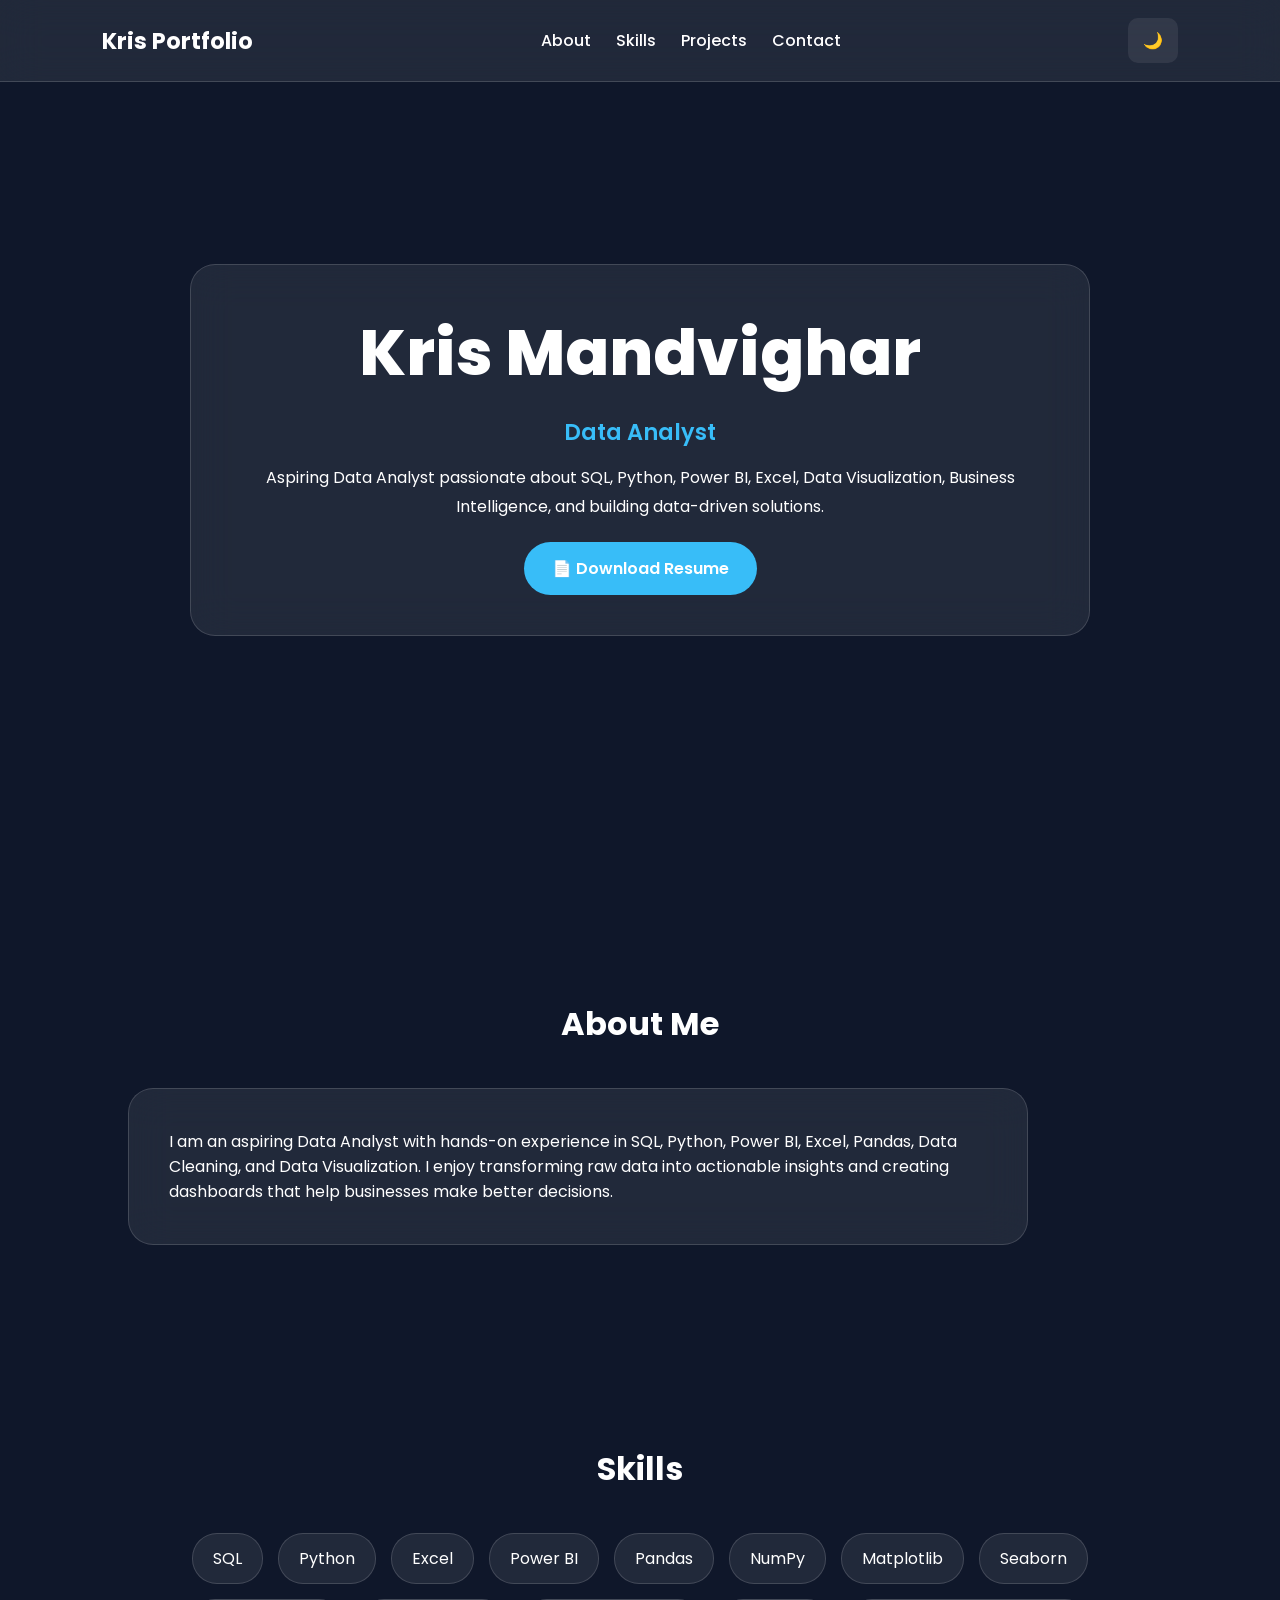
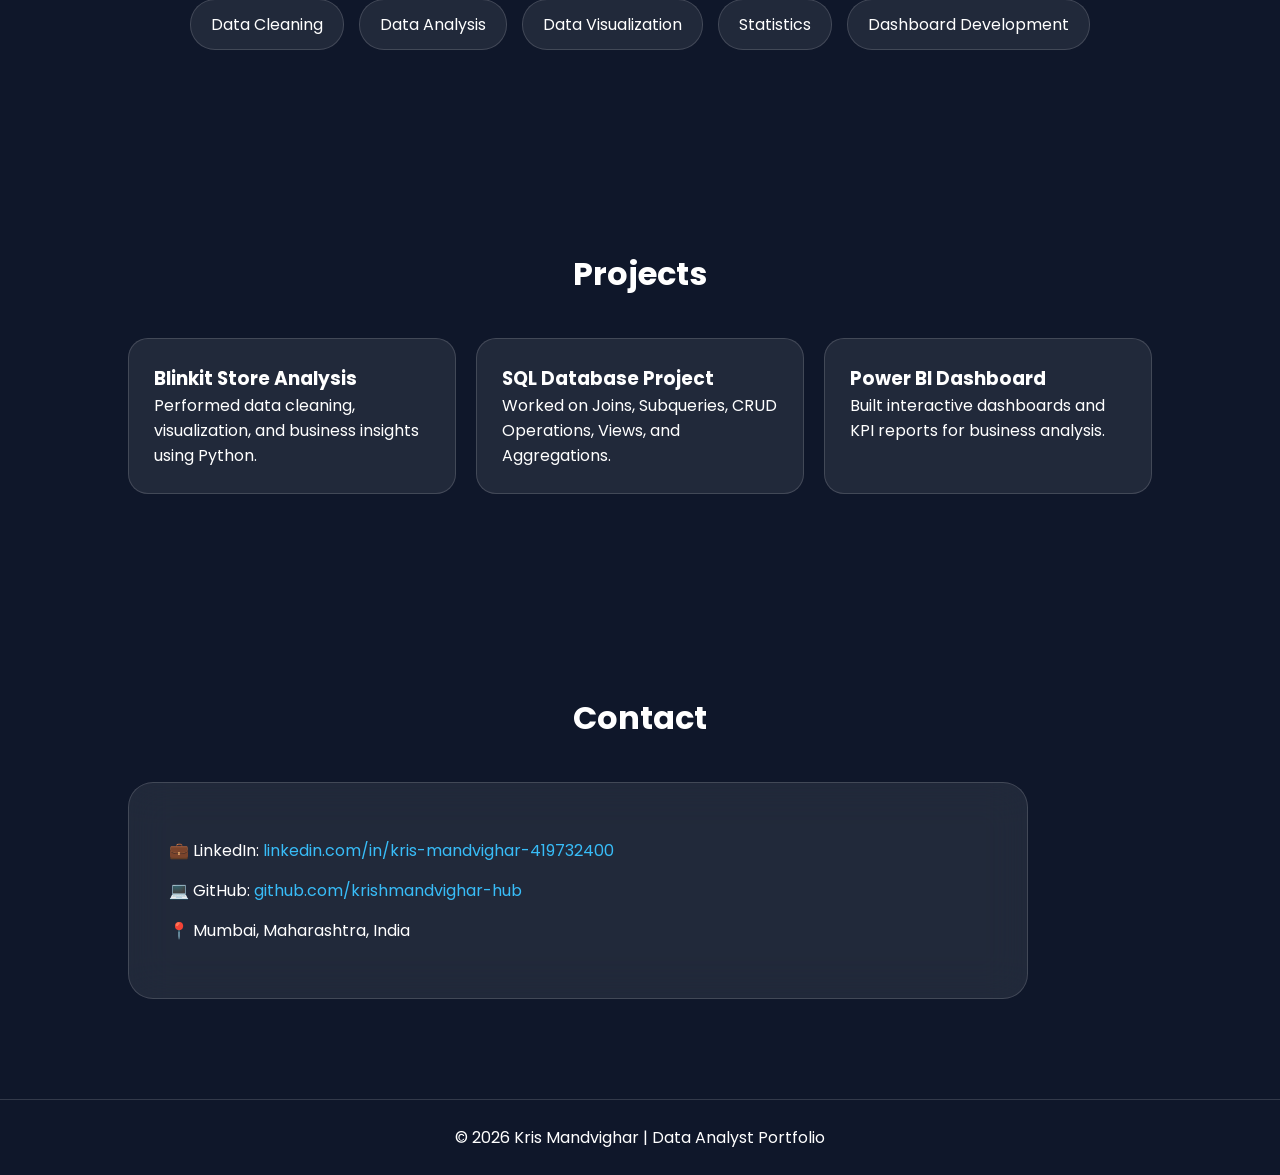
<file: Index.html>
<!DOCTYPE html>
<html lang="en">
<head>
<meta charset="UTF-8">
<meta name="viewport" content="width=device-width, initial-scale=1.0">
<title>Kris Mandvighar | Data Analyst Portfolio</title>

<link href="https://fonts.googleapis.com/css2?family=Poppins:wght@300;400;500;600;700;800&display=swap" rel="stylesheet">

<style>

*{
margin:0;
padding:0;
box-sizing:border-box;
font-family:'Poppins',sans-serif;
scroll-behavior:smooth;
}

:root{
--bg:#0f172a;
--card:rgba(255,255,255,0.08);
--text:#ffffff;
--accent:#38bdf8;
--border:rgba(255,255,255,0.15);
}

.light{
--bg:#f5f7fb;
--card:rgba(255,255,255,0.8);
--text:#111827;
--accent:#0284c7;
--border:rgba(0,0,0,0.1);
}

body{
background:var(--bg);
color:var(--text);
transition:0.4s;
}

nav{
position:fixed;
width:100%;
top:0;
padding:18px 8%;
display:flex;
justify-content:space-between;
align-items:center;
background:var(--card);
backdrop-filter:blur(20px);
border-bottom:1px solid var(--border);
z-index:1000;
}

.logo{
font-size:1.4rem;
font-weight:700;
}

nav ul{
display:flex;
list-style:none;
gap:25px;
}

nav a{
text-decoration:none;
color:var(--text);
font-weight:500;
}

.theme-btn{
cursor:pointer;
padding:10px 15px;
border-radius:10px;
background:var(--card);
}

.hero{
height:100vh;
display:flex;
justify-content:center;
align-items:center;
padding:20px;
text-align:center;
}

.glass{
background:var(--card);
backdrop-filter:blur(20px);
border:1px solid var(--border);
border-radius:25px;
padding:40px;
max-width:900px;
}

.hero h1{
font-size:4rem;
font-weight:800;
}

.typing{
font-size:1.4rem;
color:var(--accent);
font-weight:600;
margin:15px 0;
}

.hero p{
line-height:1.8;
margin-top:10px;
}

.btn{
display:inline-block;
margin-top:20px;
padding:14px 28px;
background:var(--accent);
color:white;
text-decoration:none;
border-radius:30px;
font-weight:600;
}

section{
padding:100px 10%;
}

.section-title{
text-align:center;
font-size:2rem;
margin-bottom:40px;
}

.skills{
display:flex;
flex-wrap:wrap;
justify-content:center;
gap:15px;
}

.skill{
padding:12px 20px;
background:var(--card);
border:1px solid var(--border);
border-radius:25px;
}

.projects{
display:grid;
grid-template-columns:repeat(auto-fit,minmax(280px,1fr));
gap:20px;
}

.card{
background:var(--card);
padding:25px;
border-radius:20px;
border:1px solid var(--border);
transition:.3s;
}

.card:hover{
transform:translateY(-8px);
}

.contact p{
margin:15px 0;
}

.contact a{
color:var(--accent);
text-decoration:none;
}

footer{
text-align:center;
padding:25px;
border-top:1px solid var(--border);
}

</style>
</head>

<body>

<nav>
<div class="logo">Kris Portfolio</div>

<ul>
<li><a href="#about">About</a></li>
<li><a href="#skills">Skills</a></li>
<li><a href="#projects">Projects</a></li>
<li><a href="#contact">Contact</a></li>
</ul>

<div class="theme-btn" onclick="toggleTheme()">🌙</div>
</nav>

<section class="hero">

<div class="glass">

<h1>Kris Mandvighar</h1>

<div class="typing">
<span id="typing-text"></span>
</div>

<p>
Aspiring Data Analyst passionate about SQL, Python, Power BI,
Excel, Data Visualization, Business Intelligence, and building
data-driven solutions.
</p>

<a href="Kris_Resume.pdf" class="btn" download>
📄 Download Resume
</a>

</div>

</section>

<section id="about">

<h2 class="section-title">About Me</h2>

<div class="glass">

<p>
I am an aspiring Data Analyst with hands-on experience in SQL,
Python, Power BI, Excel, Pandas, Data Cleaning, and Data
Visualization. I enjoy transforming raw data into actionable
insights and creating dashboards that help businesses make
better decisions.
</p>

</div>

</section>

<section id="skills">

<h2 class="section-title">Skills</h2>

<div class="skills">

<div class="skill">SQL</div>
<div class="skill">Python</div>
<div class="skill">Excel</div>
<div class="skill">Power BI</div>
<div class="skill">Pandas</div>
<div class="skill">NumPy</div>
<div class="skill">Matplotlib</div>
<div class="skill">Seaborn</div>
<div class="skill">Data Cleaning</div>
<div class="skill">Data Analysis</div>
<div class="skill">Data Visualization</div>
<div class="skill">Statistics</div>
<div class="skill">Dashboard Development</div>


</div>

</section>

<section id="projects">

<h2 class="section-title">Projects</h2>

<div class="projects">

<div class="card">
<h3>Blinkit Store Analysis</h3>
<p>Performed data cleaning, visualization, and business insights using Python.</p>
</div>

<div class="card">
<h3>SQL Database Project</h3>
<p>Worked on Joins, Subqueries, CRUD Operations, Views, and Aggregations.</p>
</div>

<div class="card">
<h3>Power BI Dashboard</h3>
<p>Built interactive dashboards and KPI reports for business analysis.</p>
</div>



</div>

</section>

<section id="contact">

<h2 class="section-title">Contact</h2>

<div class="glass contact">

<p>
💼 LinkedIn:
<a href="https://www.linkedin.com/in/kris-mandvighar-419732400" target="_blank">
linkedin.com/in/kris-mandvighar-419732400
</a>
</p>

<p>
💻 GitHub:
<a href="https://github.com/krishmandvighar-hub" target="_blank">
github.com/krishmandvighar-hub
</a>
</p>

<p>📍 Mumbai, Maharashtra, India</p>

</div>

</section>

<footer>
© 2026 Kris Mandvighar | Data Analyst Portfolio
</footer>

<script>

const roles = [
"Data Analyst",
"SQL Developer",
"Python Enthusiast",
"Power BI Learner",
];

let i = 0;
let j = 0;
let deleting = false;

function typeEffect(){

const current = roles[i];
const text = document.getElementById("typing-text");

if(!deleting){
text.textContent = current.substring(0,j++);
}else{
text.textContent = current.substring(0,j--);
}

if(j === current.length + 1){
deleting = true;
setTimeout(typeEffect,1000);
return;
}

if(j === 0){
deleting = false;
i = (i + 1) % roles.length;
}

setTimeout(typeEffect,deleting ? 50 : 120);
}

typeEffect();

function toggleTheme(){
document.body.classList.toggle("light");
}

</script>

</body>
</html>
</file>
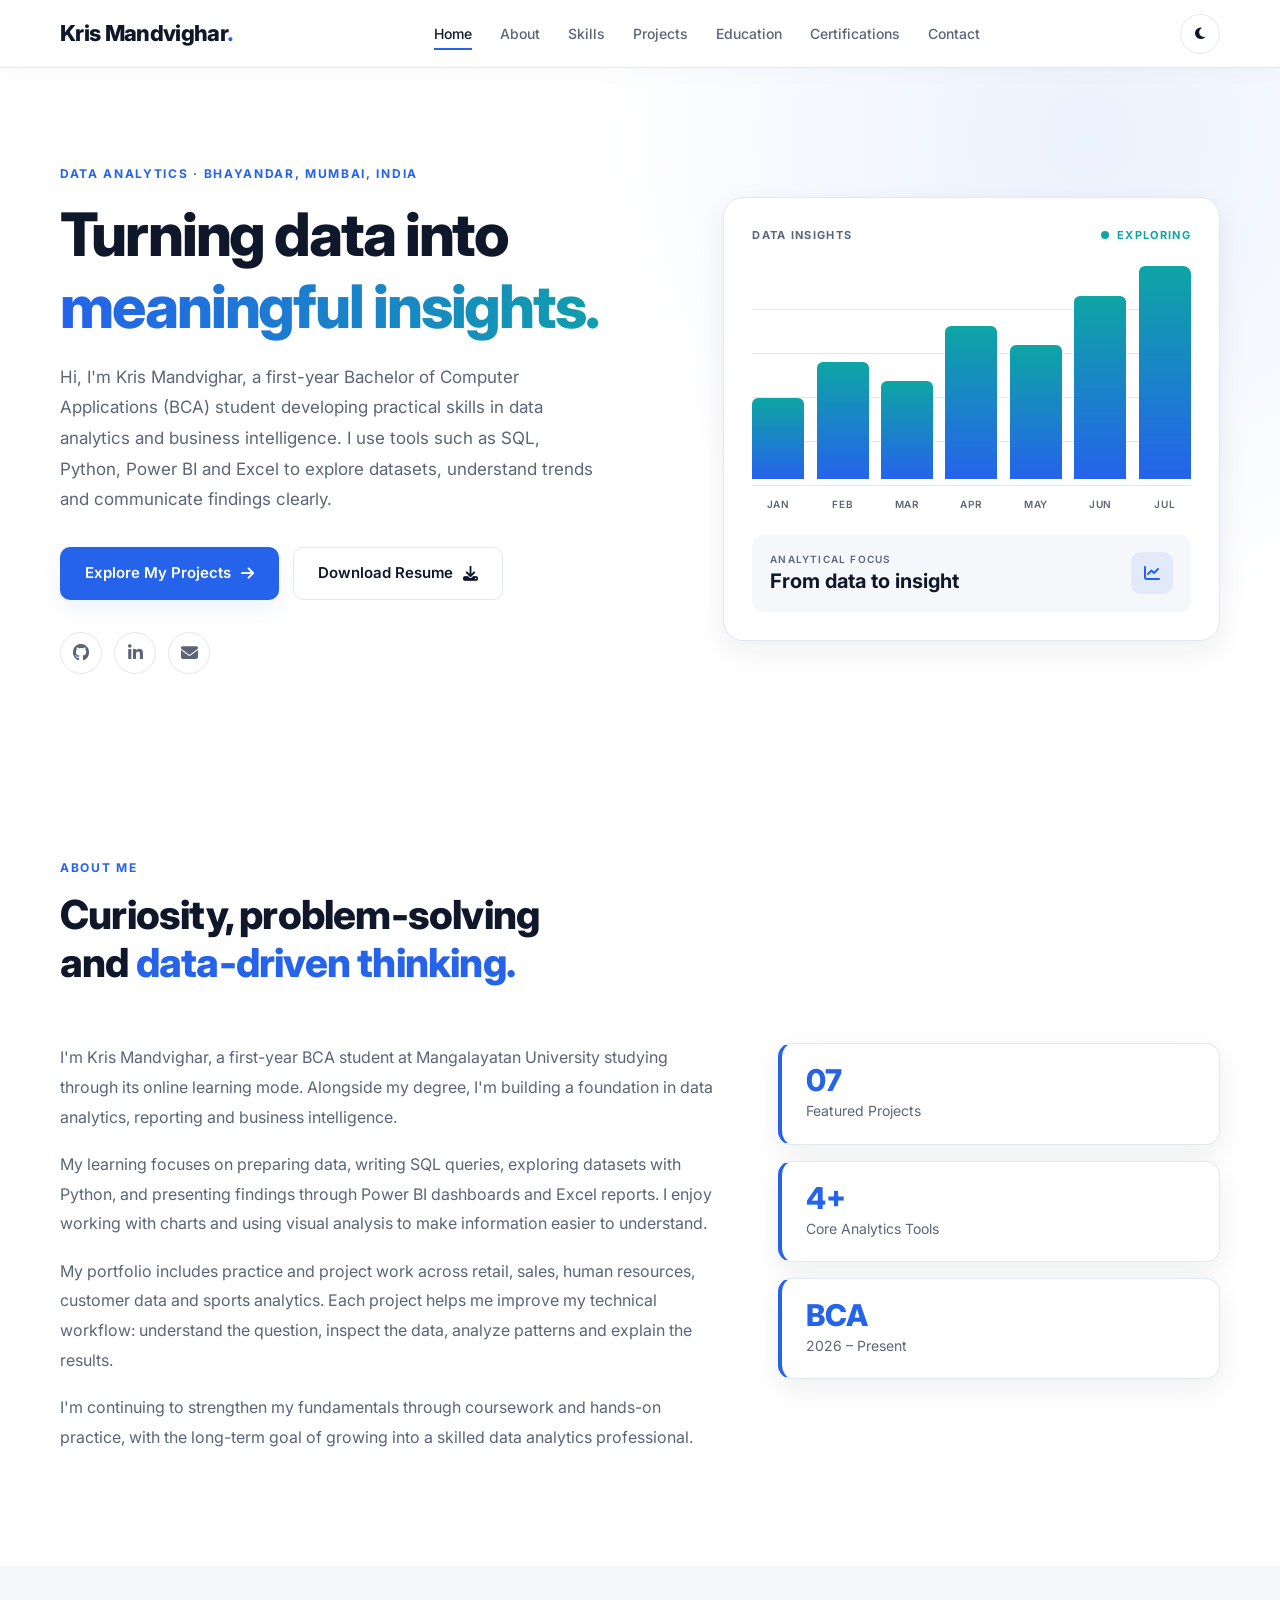
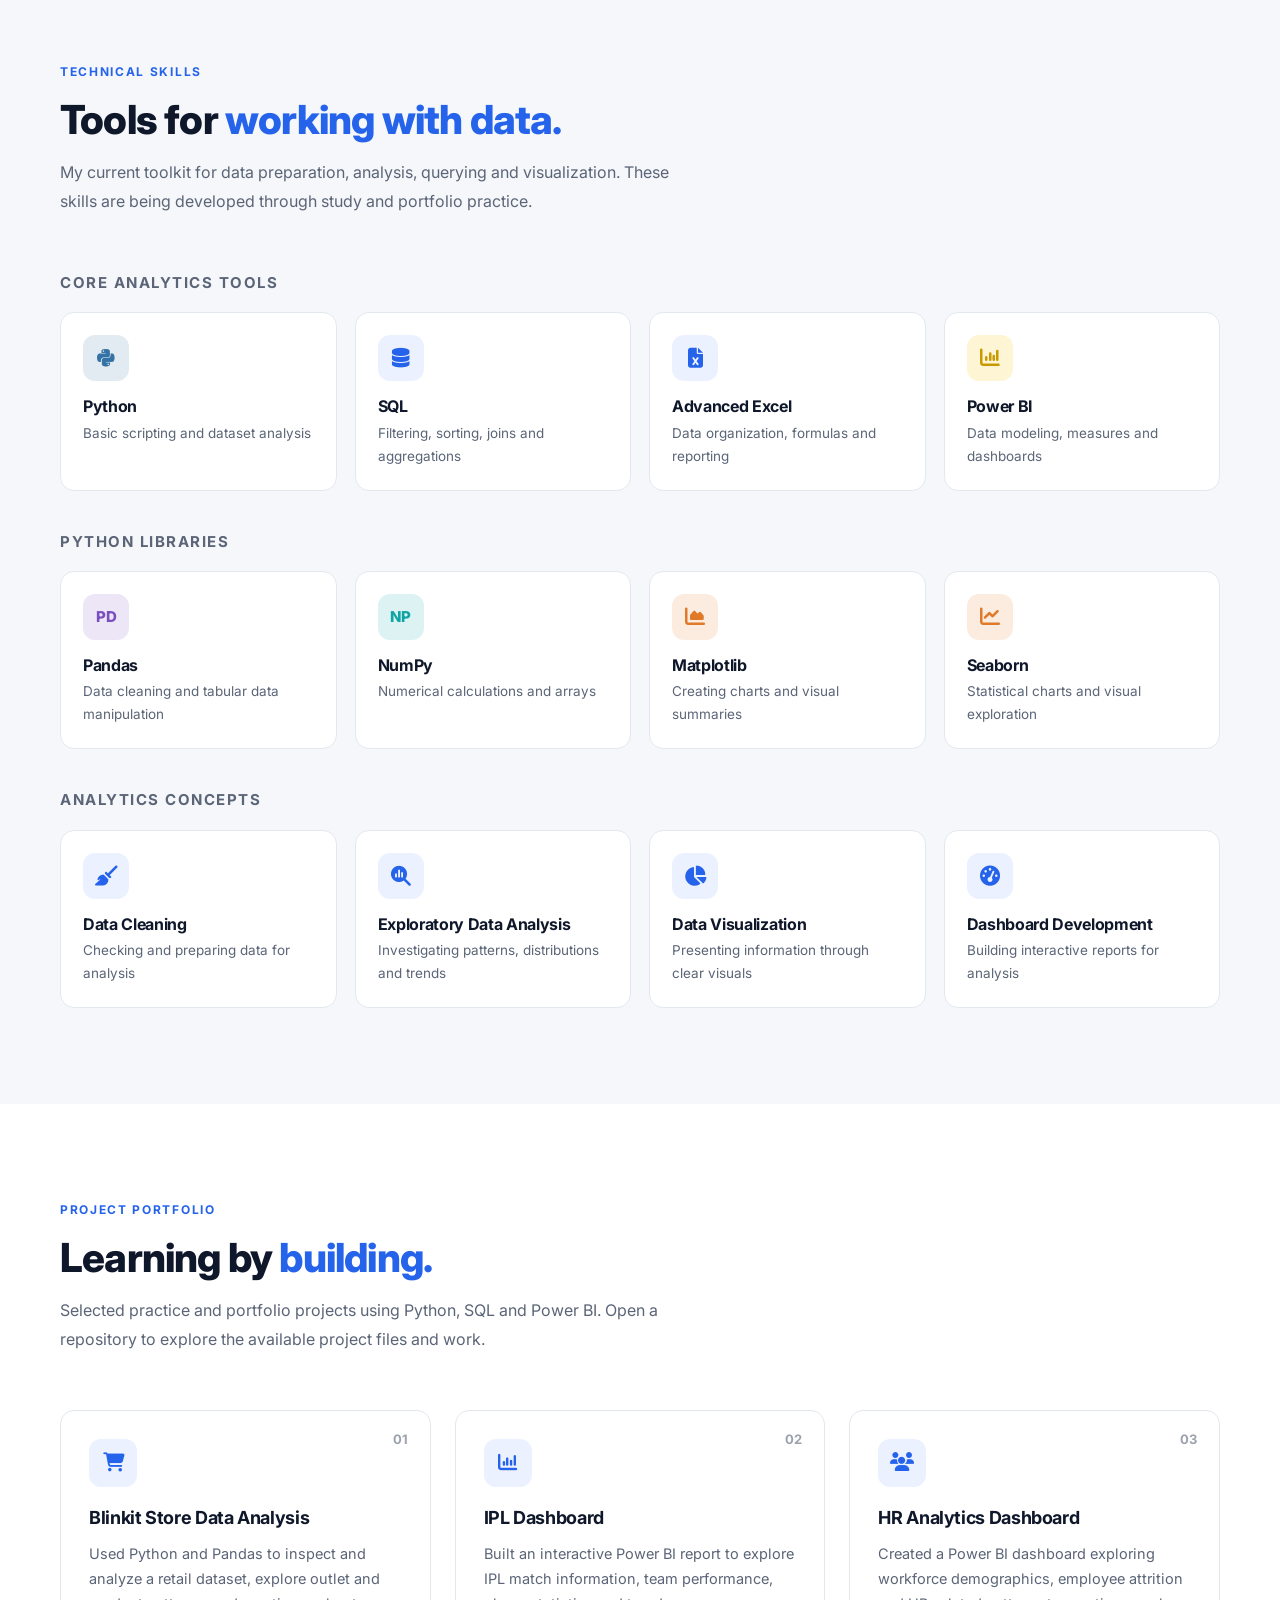
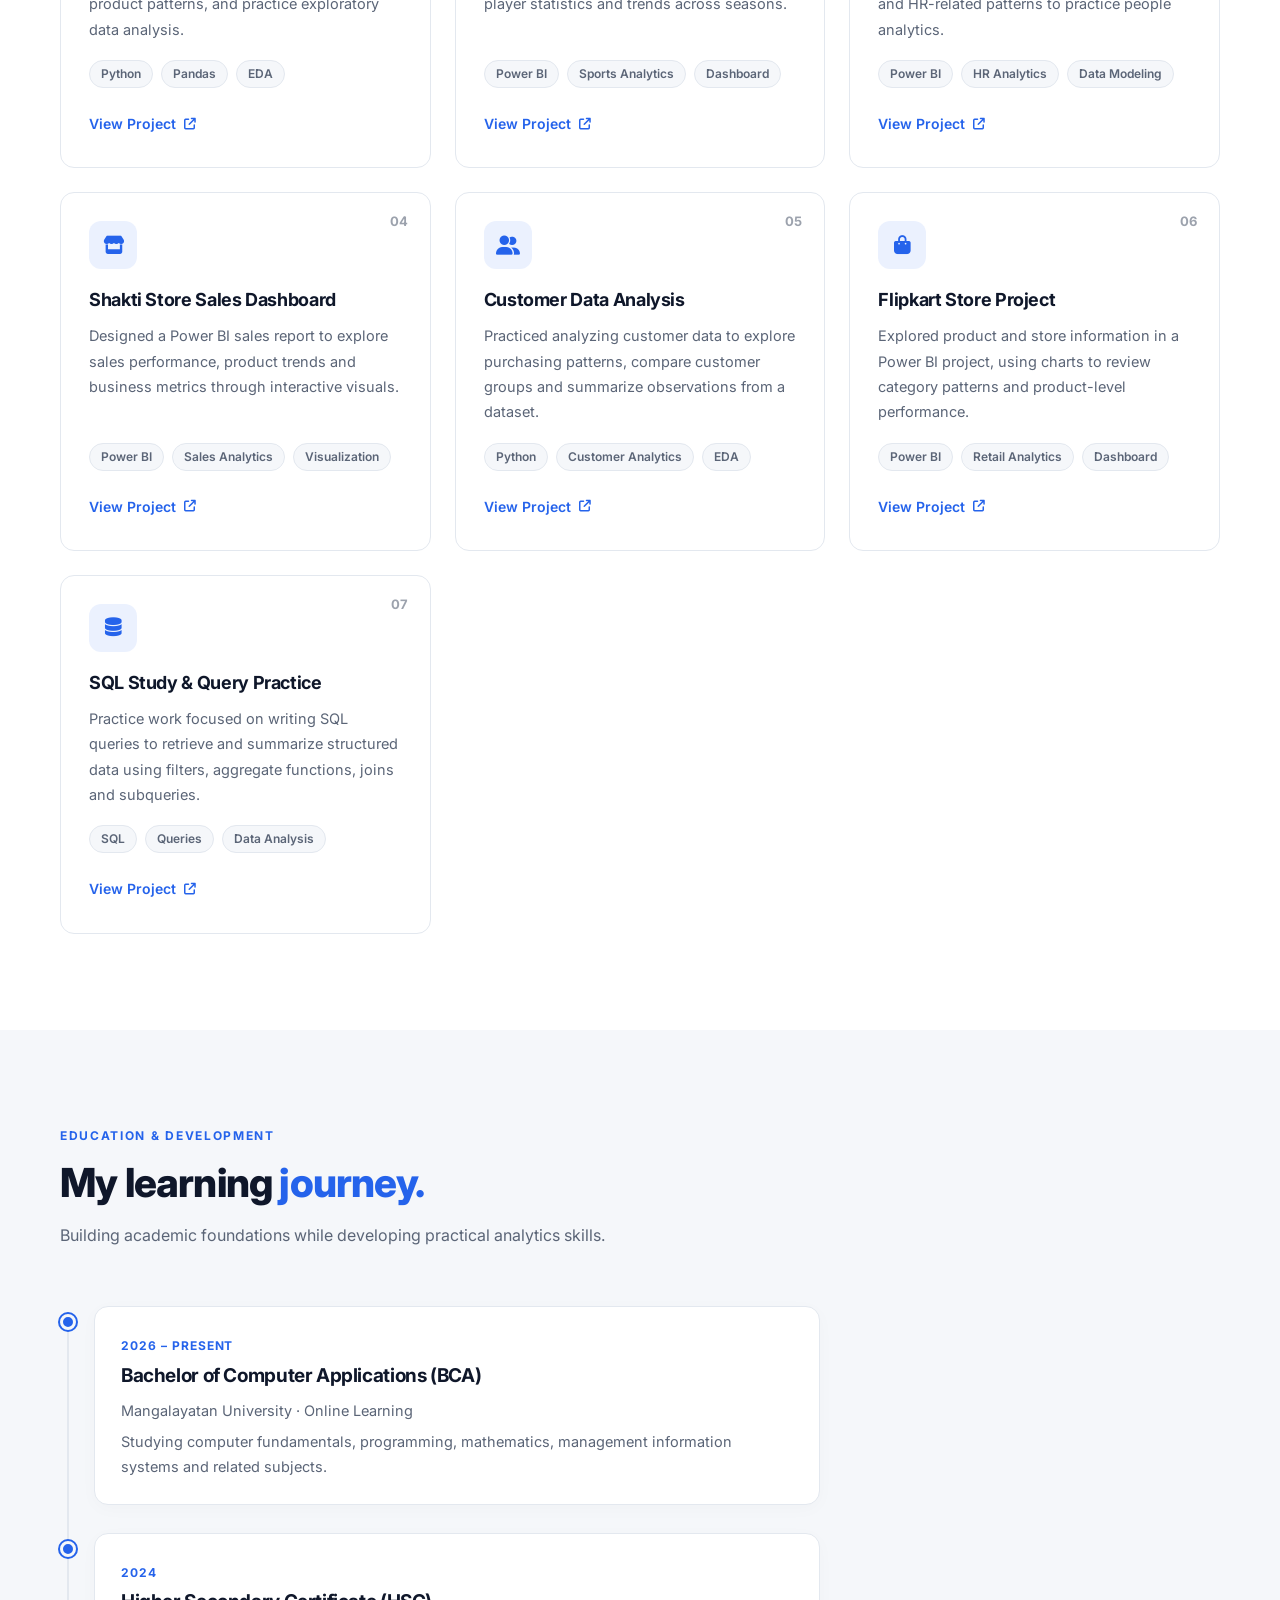
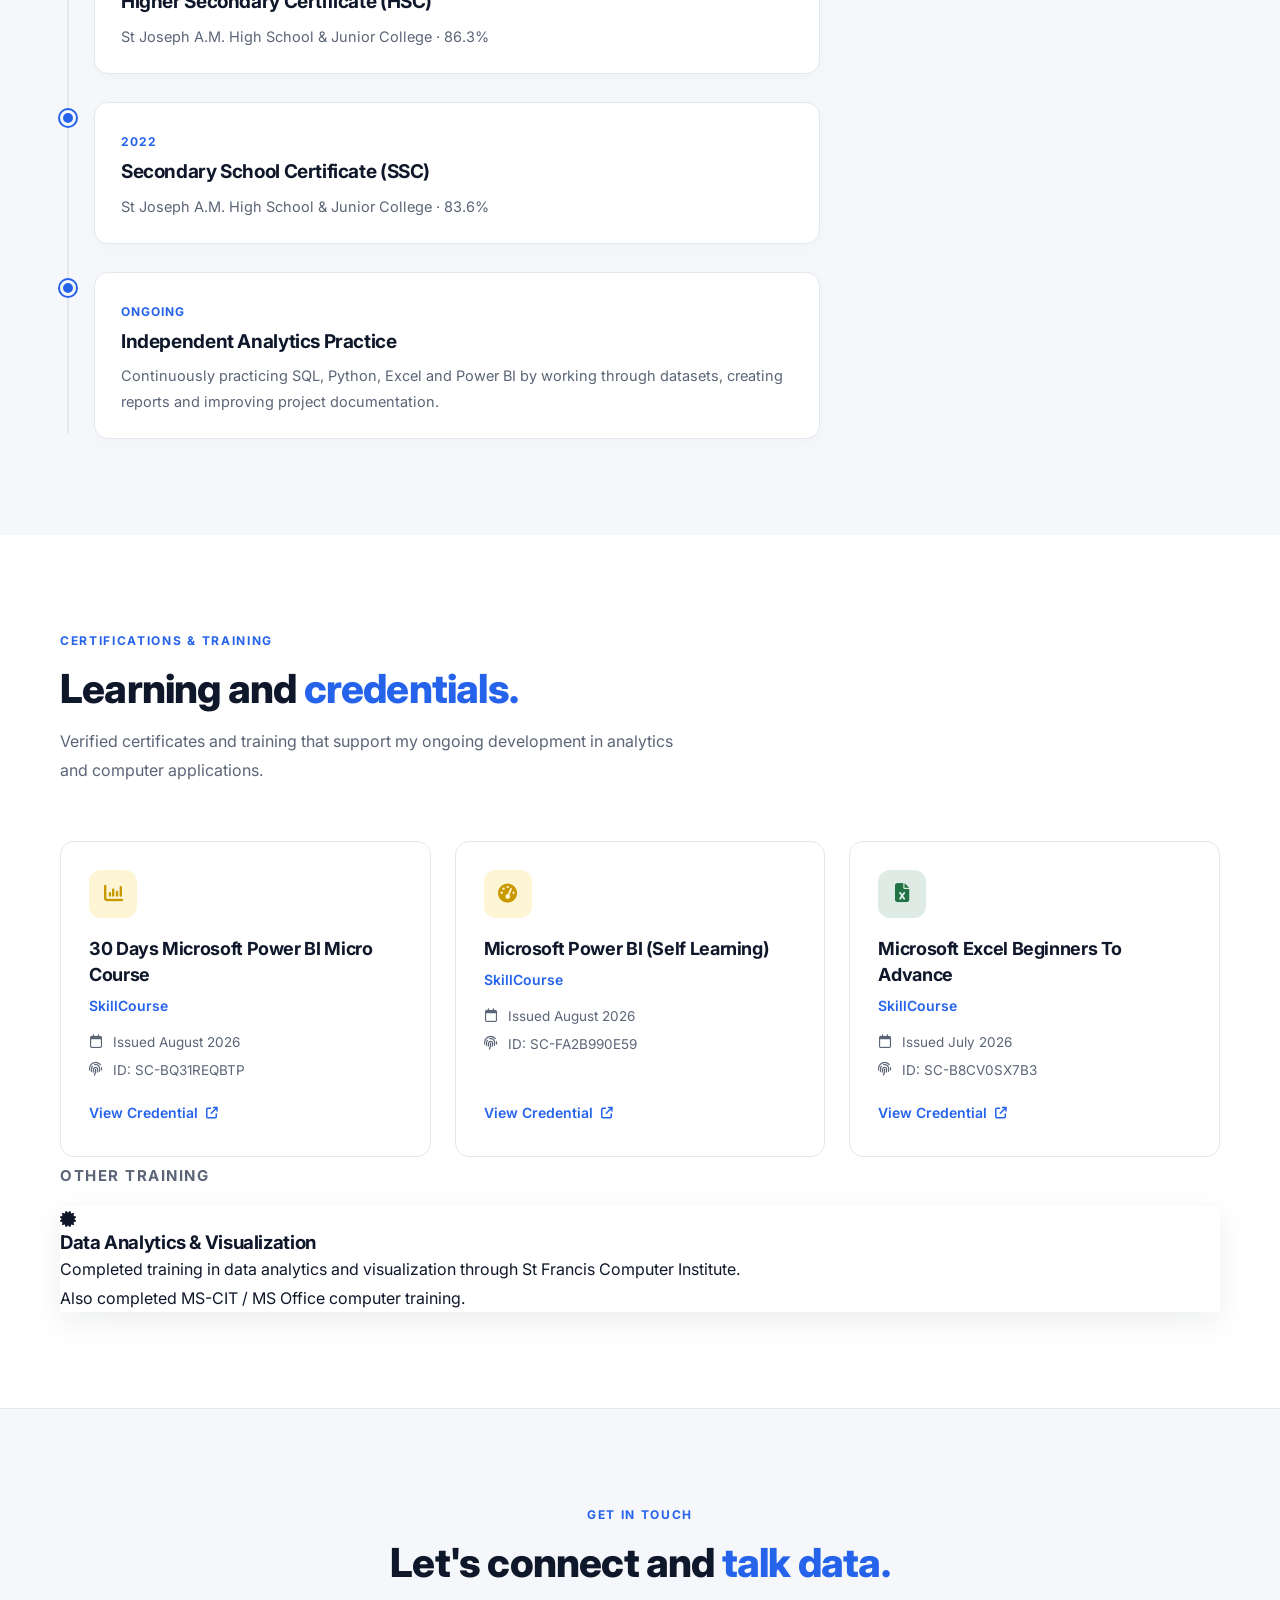
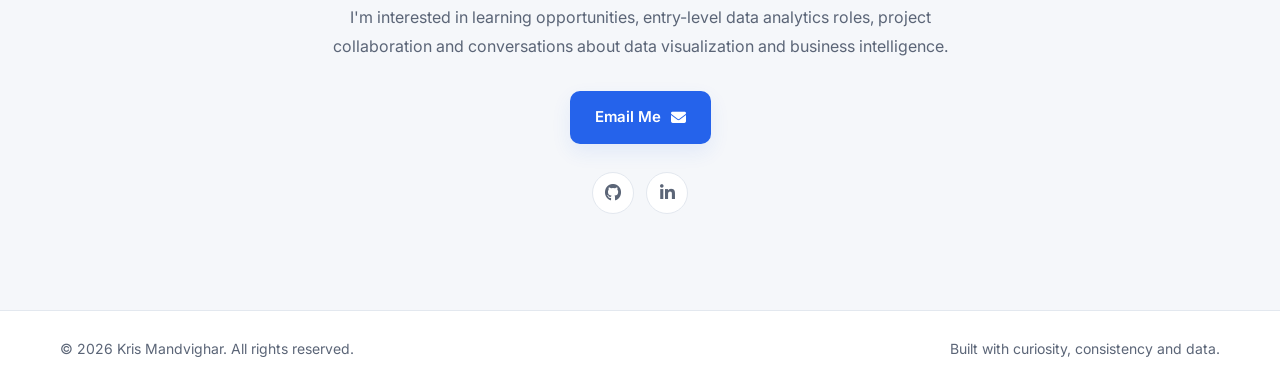
<file: index.html>
<!DOCTYPE html>
<html lang="en">
<head>
    <meta charset="UTF-8">
    <meta name="viewport" content="width=device-width, initial-scale=1.0">
    <meta name="theme-color" content="#ffffff">
    <meta name="author" content="Kris Mandvighar">
    <meta name="description" content="Explore Kris Mandvighar's data analytics portfolio featuring Power BI dashboards, SQL practice, Python data analysis, Excel, and business intelligence projects.">
    <meta name="keywords" content="Kris Mandvighar, Data Analyst Portfolio, Power BI, SQL, Python, Excel, Pandas, Data Visualization, Business Intelligence">
    <meta property="og:type" content="website">
    <meta property="og:title" content="Kris Mandvighar | Data Analytics Portfolio">
    <meta property="og:description" content="Data analytics projects, technical skills, education, and learning journey of Kris Mandvighar.">
    <meta property="og:url" content="https://krishmandvighar-hub.github.io/">

    <title>Kris Mandvighar | Data Analytics Portfolio</title>

    <!-- Favicon -->
    <link rel="icon" href="data:image/svg+xml,<svg xmlns=%22http://www.w3.org/2000/svg%22 viewBox=%220 0 100 100%22><text y=%22.9em%22 font-size=%2290%22>📊</text></svg>">

    <!-- Fonts and icons -->
    <link rel="preconnect" href="https://fonts.googleapis.com">
    <link rel="preconnect" href="https://fonts.gstatic.com" crossorigin>
    <link href="https://fonts.googleapis.com/css2?family=Inter:wght@400;500;600;700;800&display=swap" rel="stylesheet">
    <link rel="stylesheet" href="https://cdnjs.cloudflare.com/ajax/libs/font-awesome/6.5.2/css/all.min.css">

    <!-- Keep this filename aligned with your CSS file. -->
    <link rel="stylesheet" href="style.css">

    <script>
        // Enables reveal effects only when JavaScript is available.
        document.documentElement.classList.add('js');
        // Safety net: if script.js fails to load, show all content anyway.
        setTimeout(function () {
            if (!document.documentElement.classList.contains('js-ready')) {
                document.documentElement.classList.remove('js');
            }
        }, 2000);
    </script>
</head>
<body>
    <script>
        // Apply saved theme immediately to avoid a light-mode flash.
        try { if (localStorage.getItem("theme") === "dark") document.body.classList.add("dark-theme"); } catch (e) {}
    </script>
    <a class="skip-link" href="#main-content">Skip to content</a>

    <!-- ==================== SITE NAVIGATION ==================== -->
    <header class="header">
        <nav class="navbar container" aria-label="Main navigation">
            <a class="logo" href="#home" aria-label="Kris Mandvighar home">Kris Mandvighar<span>.</span></a>

            <ul class="nav-links" id="navLinks">
                <li><a href="#home">Home</a></li>
                <li><a href="#about">About</a></li>
                <li><a href="#skills">Skills</a></li>
                <li><a href="#projects">Projects</a></li>
                <li><a href="#experience">Education</a></li>
                <li><a href="#certifications">Certifications</a></li>
                <li><a href="#contact">Contact</a></li>
            </ul>

            <div class="nav-actions">
                <button class="theme-toggle" id="themeToggle" type="button"
                    aria-label="Switch to dark mode" aria-pressed="false" title="Toggle colour theme">
                    <i class="fa-solid fa-moon" aria-hidden="true"></i>
                </button>
                <button class="menu-btn" id="menuBtn" type="button"
                    aria-label="Open navigation menu" aria-expanded="false" aria-controls="navLinks">
                    <i class="fa-solid fa-bars" aria-hidden="true"></i>
                </button>
            </div>
        </nav>
    </header>

    <main id="main-content">
        <!-- ==================== HERO ==================== -->
        <section class="hero" id="home" aria-labelledby="hero-title">
            <div class="container hero-content">
                <div class="hero-text reveal">
                    <p class="eyebrow">DATA ANALYTICS · BHAYANDAR, MUMBAI, INDIA</p>
                    <h1 id="hero-title">Turning data into <span>meaningful insights.</span></h1>
                    <p class="hero-description">
                        Hi, I'm Kris Mandvighar, a first-year Bachelor of Computer Applications (BCA)
                        student developing practical skills in data analytics and business intelligence.
                        I use tools such as SQL, Python, Power BI and Excel to explore datasets,
                        understand trends and communicate findings clearly.
                    </p>

                    <div class="hero-buttons">
                        <a class="btn btn-primary" href="#projects">
                            Explore My Projects <i class="fa-solid fa-arrow-right" aria-hidden="true"></i>
                        </a>
                        <a class="btn btn-secondary" href="Resume.pdf" download>
                            Download Resume <i class="fa-solid fa-download" aria-hidden="true"></i>
                        </a>
                    </div>

                    <div class="social-links" role="group" aria-label="Social and contact links">
                        <a href="https://github.com/krishmandvighar-hub" target="_blank" rel="noopener noreferrer" aria-label="GitHub profile" title="GitHub">
                            <i class="fa-brands fa-github" aria-hidden="true"></i>
                        </a>
                        <a href="https://www.linkedin.com/in/kris-mandvighar-419732400" target="_blank" rel="noopener noreferrer" aria-label="LinkedIn profile" title="LinkedIn">
                            <i class="fa-brands fa-linkedin-in" aria-hidden="true"></i>
                        </a>
                        <a href="mailto:krishmandvighar@gmail.com" aria-label="Send email" title="Email">
                            <i class="fa-solid fa-envelope" aria-hidden="true"></i>
                        </a>
                    </div>
                </div>

                <div class="hero-visual reveal" aria-hidden="true">
                    <div class="data-card">
                        <div class="card-top">
                            <span>DATA INSIGHTS</span>
                            <span class="status"><span></span> EXPLORING</span>
                        </div>
                        <div class="chart">
                            <div class="bar bar-1"></div>
                            <div class="bar bar-2"></div>
                            <div class="bar bar-3"></div>
                            <div class="bar bar-4"></div>
                            <div class="bar bar-5"></div>
                            <div class="bar bar-6"></div>
                            <div class="bar bar-7"></div>
                        </div>
                        <div class="chart-labels">
                            <span>JAN</span><span>FEB</span><span>MAR</span><span>APR</span>
                            <span>MAY</span><span>JUN</span><span>JUL</span>
                        </div>
                        <div class="metric">
                            <div><small>ANALYTICAL FOCUS</small><strong>From data to insight</strong></div>
                            <div class="metric-icon"><i class="fa-solid fa-chart-line"></i></div>
                        </div>
                    </div>
                </div>
            </div>
        </section>

        <!-- ==================== ABOUT ==================== -->
        <section class="section" id="about" aria-labelledby="about-title">
            <div class="container">
                <div class="section-heading reveal">
                    <p class="eyebrow">ABOUT ME</p>
                    <h2 id="about-title">Curiosity, problem-solving and <span>data-driven thinking.</span></h2>
                </div>

                <div class="about-grid">
                    <div class="about-text reveal">
                        <p>
                            I'm Kris Mandvighar, a first-year BCA student at Mangalayatan University
                            studying through its online learning mode. Alongside my degree, I'm building
                            a foundation in data analytics, reporting and business intelligence.
                        </p>
                        <p>
                            My learning focuses on preparing data, writing SQL queries, exploring datasets
                            with Python, and presenting findings through Power BI dashboards and Excel reports.
                            I enjoy working with charts and using visual analysis to make information easier to understand.
                        </p>
                        <p>
                            My portfolio includes practice and project work across retail, sales, human resources,
                            customer data and sports analytics. Each project helps me improve my technical workflow:
                            understand the question, inspect the data, analyze patterns and explain the results.
                        </p>
                        <p>
                            I'm continuing to strengthen my fundamentals through coursework and hands-on practice,
                            with the long-term goal of growing into a skilled data analytics professional.
                        </p>
                    </div>

                    <div class="about-stats reveal" role="group" aria-label="Portfolio overview">
                        <div class="stat-card"><strong>07</strong><span>Featured Projects</span></div>
                        <div class="stat-card"><strong>4+</strong><span>Core Analytics Tools</span></div>
                        <div class="stat-card"><strong>BCA</strong><span>2026 – Present</span></div>
                    </div>
                </div>
            </div>
        </section>

        <!-- ==================== SKILLS ==================== -->
        <section class="section section-dark" id="skills" aria-labelledby="skills-title">
            <div class="container">
                <div class="section-heading reveal">
                    <p class="eyebrow">TECHNICAL SKILLS</p>
                    <h2 id="skills-title">Tools for <span>working with data.</span></h2>
                    <p class="heading-description">
                        My current toolkit for data preparation, analysis, querying and visualization.
                        These skills are being developed through study and portfolio practice.
                    </p>
                </div>

                <h3 class="skills-category reveal">Core Analytics Tools</h3>
                <div class="skills-grid">
                    <article class="skill-card reveal">
                        <div class="skill-icon python"><i class="fa-brands fa-python" aria-hidden="true"></i></div>
                        <h3>Python</h3><p>Basic scripting and dataset analysis</p>
                    </article>
                    <article class="skill-card reveal">
                        <div class="skill-icon"><i class="fa-solid fa-database" aria-hidden="true"></i></div>
                        <h3>SQL</h3><p>Filtering, sorting, joins and aggregations</p>
                    </article>
                    <article class="skill-card reveal">
                        <div class="skill-icon"><i class="fa-solid fa-file-excel" aria-hidden="true"></i></div>
                        <h3>Advanced Excel</h3><p>Data organization, formulas and reporting</p>
                    </article>
                    <article class="skill-card reveal">
                        <div class="skill-icon powerbi"><i class="fa-solid fa-chart-column" aria-hidden="true"></i></div>
                        <h3>Power BI</h3><p>Data modeling, measures and dashboards</p>
                    </article>
                </div>

                <h3 class="skills-category reveal">Python Libraries</h3>
                <div class="skills-grid">
                    <article class="skill-card reveal">
                        <div class="skill-icon pandas"><span aria-hidden="true">PD</span></div>
                        <h3>Pandas</h3><p>Data cleaning and tabular data manipulation</p>
                    </article>
                    <article class="skill-card reveal">
                        <div class="skill-icon numpy"><span aria-hidden="true">NP</span></div>
                        <h3>NumPy</h3><p>Numerical calculations and arrays</p>
                    </article>
                    <article class="skill-card reveal">
                        <div class="skill-icon matplotlib"><i class="fa-solid fa-chart-area" aria-hidden="true"></i></div>
                        <h3>Matplotlib</h3><p>Creating charts and visual summaries</p>
                    </article>
                    <article class="skill-card reveal">
                        <div class="skill-icon matplotlib"><i class="fa-solid fa-chart-line" aria-hidden="true"></i></div>
                        <h3>Seaborn</h3><p>Statistical charts and visual exploration</p>
                    </article>
                </div>

                <h3 class="skills-category reveal">Analytics Concepts</h3>
                <div class="skills-grid">
                    <article class="skill-card reveal">
                        <div class="skill-icon"><i class="fa-solid fa-broom" aria-hidden="true"></i></div>
                        <h3>Data Cleaning</h3><p>Checking and preparing data for analysis</p>
                    </article>
                    <article class="skill-card reveal">
                        <div class="skill-icon"><i class="fa-solid fa-magnifying-glass-chart" aria-hidden="true"></i></div>
                        <h3>Exploratory Data Analysis</h3><p>Investigating patterns, distributions and trends</p>
                    </article>
                    <article class="skill-card reveal">
                        <div class="skill-icon"><i class="fa-solid fa-chart-pie" aria-hidden="true"></i></div>
                        <h3>Data Visualization</h3><p>Presenting information through clear visuals</p>
                    </article>
                    <article class="skill-card reveal">
                        <div class="skill-icon"><i class="fa-solid fa-gauge-high" aria-hidden="true"></i></div>
                        <h3>Dashboard Development</h3><p>Building interactive reports for analysis</p>
                    </article>
                </div>
            </div>
        </section>

        <!-- ==================== PROJECTS ==================== -->
        <section class="section" id="projects" aria-labelledby="projects-title">
            <div class="container">
                <div class="section-heading reveal">
                    <p class="eyebrow">PROJECT PORTFOLIO</p>
                    <h2 id="projects-title">Learning by <span>building.</span></h2>
                    <p class="heading-description">
                        Selected practice and portfolio projects using Python, SQL and Power BI.
                        Open a repository to explore the available project files and work.
                    </p>
                </div>

                <div class="projects-grid">
                    <article class="project-card reveal">
                        <div class="project-number">01</div>
                        <div class="project-content">
                            <div class="project-icon"><i class="fa-solid fa-cart-shopping" aria-hidden="true"></i></div>
                            <h3>Blinkit Store Data Analysis</h3>
                            <p>Used Python and Pandas to inspect and analyze a retail dataset, explore outlet and product patterns, and practice exploratory data analysis.</p>
                            <div class="tags"><span>Python</span><span>Pandas</span><span>EDA</span></div>
                            <a class="project-link" href="https://github.com/krishmandvighar-hub/Blinkit-Store-Data-Analysis-Project" target="_blank" rel="noopener noreferrer">View Project <i class="fa-solid fa-arrow-up-right-from-square" aria-hidden="true"></i></a>
                        </div>
                    </article>

                    <article class="project-card reveal">
                        <div class="project-number">02</div>
                        <div class="project-content">
                            <div class="project-icon"><i class="fa-solid fa-chart-column" aria-hidden="true"></i></div>
                            <h3>IPL Dashboard</h3>
                            <p>Built an interactive Power BI report to explore IPL match information, team performance, player statistics and trends across seasons.</p>
                            <div class="tags"><span>Power BI</span><span>Sports Analytics</span><span>Dashboard</span></div>
                            <a class="project-link" href="https://github.com/krishmandvighar-hub/IPL-DASHBOARD-PROJECT" target="_blank" rel="noopener noreferrer">View Project <i class="fa-solid fa-arrow-up-right-from-square" aria-hidden="true"></i></a>
                        </div>
                    </article>

                    <article class="project-card reveal">
                        <div class="project-number">03</div>
                        <div class="project-content">
                            <div class="project-icon"><i class="fa-solid fa-users" aria-hidden="true"></i></div>
                            <h3>HR Analytics Dashboard</h3>
                            <p>Created a Power BI dashboard exploring workforce demographics, employee attrition and HR-related patterns to practice people analytics.</p>
                            <div class="tags"><span>Power BI</span><span>HR Analytics</span><span>Data Modeling</span></div>
                            <a class="project-link" href="https://github.com/krishmandvighar-hub/HR_ANALYTICS_PROJECT" target="_blank" rel="noopener noreferrer">View Project <i class="fa-solid fa-arrow-up-right-from-square" aria-hidden="true"></i></a>
                        </div>
                    </article>

                    <article class="project-card reveal">
                        <div class="project-number">04</div>
                        <div class="project-content">
                            <div class="project-icon"><i class="fa-solid fa-store" aria-hidden="true"></i></div>
                            <h3>Shakti Store Sales Dashboard</h3>
                            <p>Designed a Power BI sales report to explore sales performance, product trends and business metrics through interactive visuals.</p>
                            <div class="tags"><span>Power BI</span><span>Sales Analytics</span><span>Visualization</span></div>
                            <a class="project-link" href="https://github.com/krishmandvighar-hub/PowerBI_Project" target="_blank" rel="noopener noreferrer">View Project <i class="fa-solid fa-arrow-up-right-from-square" aria-hidden="true"></i></a>
                        </div>
                    </article>

                    <article class="project-card reveal">
                        <div class="project-number">05</div>
                        <div class="project-content">
                            <div class="project-icon"><i class="fa-solid fa-user-group" aria-hidden="true"></i></div>
                            <h3>Customer Data Analysis</h3>
                            <p>Practiced analyzing customer data to explore purchasing patterns, compare customer groups and summarize observations from a dataset.</p>
                            <div class="tags"><span>Python</span><span>Customer Analytics</span><span>EDA</span></div>
                            <a class="project-link" href="https://github.com/krishmandvighar-hub/Analysis_Projects/blob/main/Projects/Customer_Analysis.ipynb" target="_blank" rel="noopener noreferrer">View Project <i class="fa-solid fa-arrow-up-right-from-square" aria-hidden="true"></i></a>
                        </div>
                    </article>

                    <article class="project-card reveal">
                        <div class="project-number">06</div>
                        <div class="project-content">
                            <div class="project-icon"><i class="fa-solid fa-bag-shopping" aria-hidden="true"></i></div>
                            <h3>Flipkart Store Project</h3>
                            <p>Explored product and store information in a Power BI project, using charts to review category patterns and product-level performance.</p>
                            <div class="tags"><span>Power BI</span><span>Retail Analytics</span><span>Dashboard</span></div>
                            <a class="project-link" href="https://github.com/krishmandvighar-hub/Flip-kart-Store-Project" target="_blank" rel="noopener noreferrer">View Project <i class="fa-solid fa-arrow-up-right-from-square" aria-hidden="true"></i></a>
                        </div>
                    </article>

                    <article class="project-card reveal">
                        <div class="project-number">07</div>
                        <div class="project-content">
                            <div class="project-icon"><i class="fa-solid fa-database" aria-hidden="true"></i></div>
                            <h3>SQL Study &amp; Query Practice</h3>
                            <p>Practice work focused on writing SQL queries to retrieve and summarize structured data using filters, aggregate functions, joins and subqueries.</p>
                            <div class="tags"><span>SQL</span><span>Queries</span><span>Data Analysis</span></div>
                            <a class="project-link" href="https://github.com/krishmandvighar-hub/SQL_Study" target="_blank" rel="noopener noreferrer">View Project <i class="fa-solid fa-arrow-up-right-from-square" aria-hidden="true"></i></a>
                        </div>
                    </article>
                </div>
            </div>
        </section>

        <!-- ==================== EDUCATION & DEVELOPMENT ==================== -->
        <section class="section section-light" id="experience" aria-labelledby="journey-title">
            <div class="container">
                <div class="section-heading reveal">
                    <p class="eyebrow">EDUCATION &amp; DEVELOPMENT</p>
                    <h2 id="journey-title">My learning <span>journey.</span></h2>
                    <p class="heading-description">Building academic foundations while developing practical analytics skills.</p>
                </div>

                <div class="timeline">
                    <article class="timeline-item reveal">
                        <div class="timeline-dot" aria-hidden="true"></div>
                        <div class="timeline-content">
                            <span class="timeline-date">2026 – Present</span>
                            <h3>Bachelor of Computer Applications (BCA)</h3>
                            <p>Mangalayatan University · Online Learning</p>
                            <p>Studying computer fundamentals, programming, mathematics, management information systems and related subjects.</p>
                        </div>
                    </article>
                    <article class="timeline-item reveal">
                        <div class="timeline-dot" aria-hidden="true"></div>
                        <div class="timeline-content">
                            <span class="timeline-date">2024</span>
                            <h3>Higher Secondary Certificate (HSC)</h3>
                            <p>St Joseph A.M. High School &amp; Junior College · 86.3%</p>
                        </div>
                    </article>
                    <article class="timeline-item reveal">
                        <div class="timeline-dot" aria-hidden="true"></div>
                        <div class="timeline-content">
                            <span class="timeline-date">2022</span>
                            <h3>Secondary School Certificate (SSC)</h3>
                            <p>St Joseph A.M. High School &amp; Junior College · 83.6%</p>
                        </div>
                    </article>
                    <article class="timeline-item reveal">
                        <div class="timeline-dot" aria-hidden="true"></div>
                        <div class="timeline-content">
                            <span class="timeline-date">Ongoing</span>
                            <h3>Independent Analytics Practice</h3>
                            <p>Continuously practicing SQL, Python, Excel and Power BI by working through datasets, creating reports and improving project documentation.</p>
                        </div>
                    </article>
                </div>
            </div>
        </section>

       <!-- ==================== CERTIFICATIONS ==================== -->
        <!-- Replace your old certifications <section> with this whole block -->
        <section class="section" id="certifications" aria-labelledby="certifications-title">
            <div class="container">
                <div class="section-heading reveal">
                    <p class="eyebrow">CERTIFICATIONS &amp; TRAINING</p>
                    <h2 id="certifications-title">Learning and <span>credentials.</span></h2>
                    <p class="heading-description">Verified certificates and training that support my ongoing development in analytics and computer applications.</p>
                </div>

                <div class="cert-grid">
                    <article class="cert-card reveal">
                        <div class="cert-icon powerbi"><i class="fa-solid fa-chart-column" aria-hidden="true"></i></div>
                        <h3>30 Days Microsoft Power BI Micro Course</h3>
                        <p class="cert-issuer">SkillCourse</p>
                        <p class="cert-meta"><i class="fa-regular fa-calendar" aria-hidden="true"></i> Issued August 2026</p>
                        <p class="cert-meta"><i class="fa-solid fa-fingerprint" aria-hidden="true"></i> ID: SC-BQ31REQBTP</p>
                        <a class="project-link" href="https://edu.skillcourse.in/view-certificate/SC-BQ31REQBTP" target="_blank" rel="noopener noreferrer">View Credential <i class="fa-solid fa-arrow-up-right-from-square" aria-hidden="true"></i></a>
                    </article>

                    <article class="cert-card reveal">
                        <div class="cert-icon powerbi"><i class="fa-solid fa-gauge-high" aria-hidden="true"></i></div>
                        <h3>Microsoft Power BI (Self Learning)</h3>
                        <p class="cert-issuer">SkillCourse</p>
                        <p class="cert-meta"><i class="fa-regular fa-calendar" aria-hidden="true"></i> Issued August 2026</p>
                        <p class="cert-meta"><i class="fa-solid fa-fingerprint" aria-hidden="true"></i> ID: SC-FA2B990E59</p>
                        <a class="project-link" href="https://exam.skillcourse.in/student/view_certificate.php?uid=SC-FA2B990E59" target="_blank" rel="noopener noreferrer">View Credential <i class="fa-solid fa-arrow-up-right-from-square" aria-hidden="true"></i></a>
                    </article>

                    <article class="cert-card reveal">
                        <div class="cert-icon excel"><i class="fa-solid fa-file-excel" aria-hidden="true"></i></div>
                        <h3>Microsoft Excel Beginners To Advance</h3>
                        <p class="cert-issuer">SkillCourse</p>
                        <p class="cert-meta"><i class="fa-regular fa-calendar" aria-hidden="true"></i> Issued July 2026</p>
                        <p class="cert-meta"><i class="fa-solid fa-fingerprint" aria-hidden="true"></i> ID: SC-B8CV0SX7B3</p>
                        <a class="project-link" href="https://edu.skillcourse.in/view-certificate/SC-B8CV0SX7B3" target="_blank" rel="noopener noreferrer">View Credential <i class="fa-solid fa-arrow-up-right-from-square" aria-hidden="true"></i></a>
                    </article>
                </div>

                <h3 class="skills-category reveal">Other Training</h3>
                <div class="empty-card reveal">
                    <div class="empty-icon"><i class="fa-solid fa-certificate" aria-hidden="true"></i></div>
                    <h3>Data Analytics &amp; Visualization</h3>
                    <p>Completed training in data analytics and visualization through St Francis Computer Institute.</p>
                    <p>Also completed MS-CIT / MS Office computer training.</p>
                </div>
            </div>
        </section>
 

        <!-- ==================== CONTACT ==================== -->
        <section class="contact-section" id="contact" aria-labelledby="contact-title">
            <div class="container contact-content reveal">
                <p class="eyebrow">GET IN TOUCH</p>
                <h2 id="contact-title">Let's connect and <span>talk data.</span></h2>
                <p>
                    I'm interested in learning opportunities, entry-level data analytics roles,
                    project collaboration and conversations about data visualization and business intelligence.
                </p>
                <a class="btn btn-primary" href="mailto:krishmandvighar@gmail.com">
                    Email Me <i class="fa-solid fa-envelope" aria-hidden="true"></i>
                </a>
                <div class="contact-socials" role="group" aria-label="More ways to connect">
                    <a href="https://github.com/krishmandvighar-hub" target="_blank" rel="noopener noreferrer" aria-label="GitHub profile">
                        <i class="fa-brands fa-github" aria-hidden="true"></i>
                    </a>
                    <a href="https://www.linkedin.com/in/kris-mandvighar-419732400" target="_blank" rel="noopener noreferrer" aria-label="LinkedIn profile">
                        <i class="fa-brands fa-linkedin-in" aria-hidden="true"></i>
                    </a>
                </div>
            </div>
        </section>
    </main>

    <!-- ==================== FOOTER ==================== -->
    <footer>
        <div class="container footer-content">
            <p>&copy; <span id="year"></span> Kris Mandvighar. All rights reserved.</p>
            <p>Built with curiosity, consistency and data.</p>
        </div>
    </footer>

    <!-- Keep this filename aligned with your JavaScript file. -->
    <script src="script.js" defer></script>
</body>
</html>
</file>
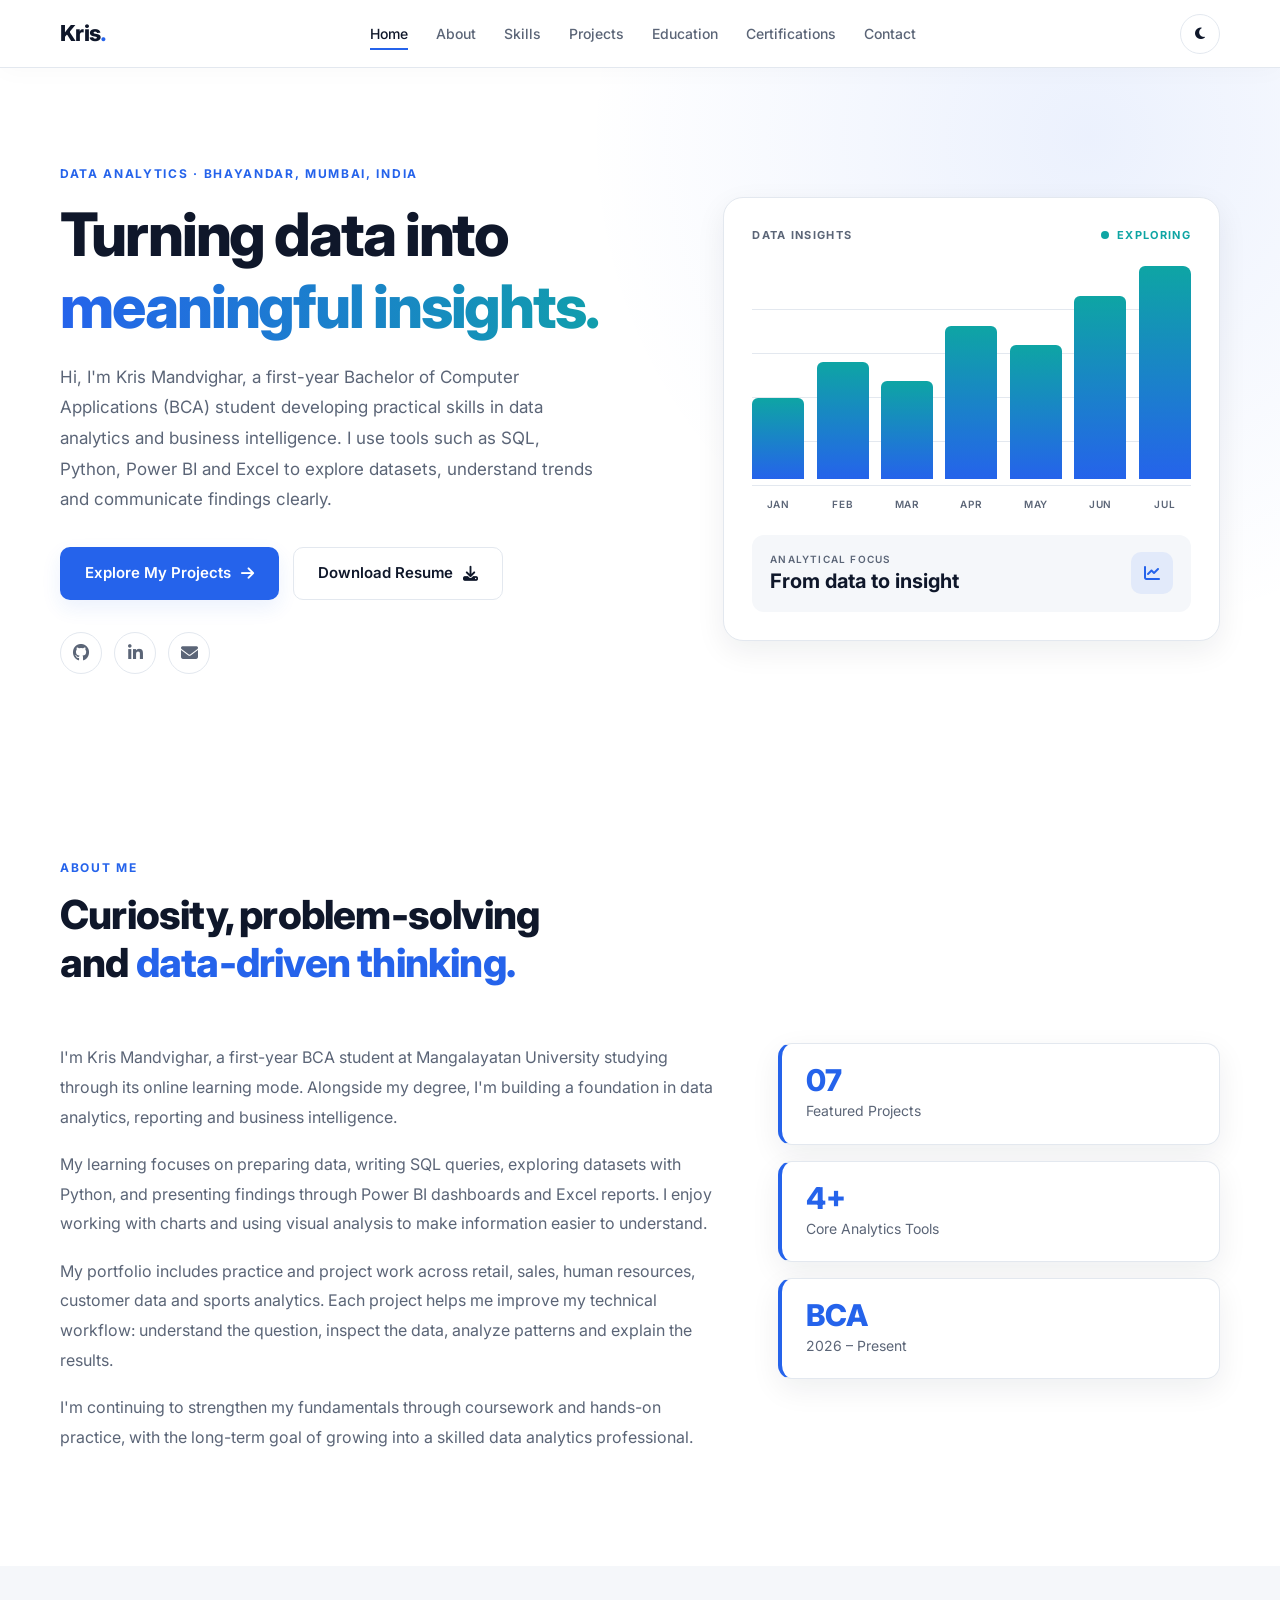
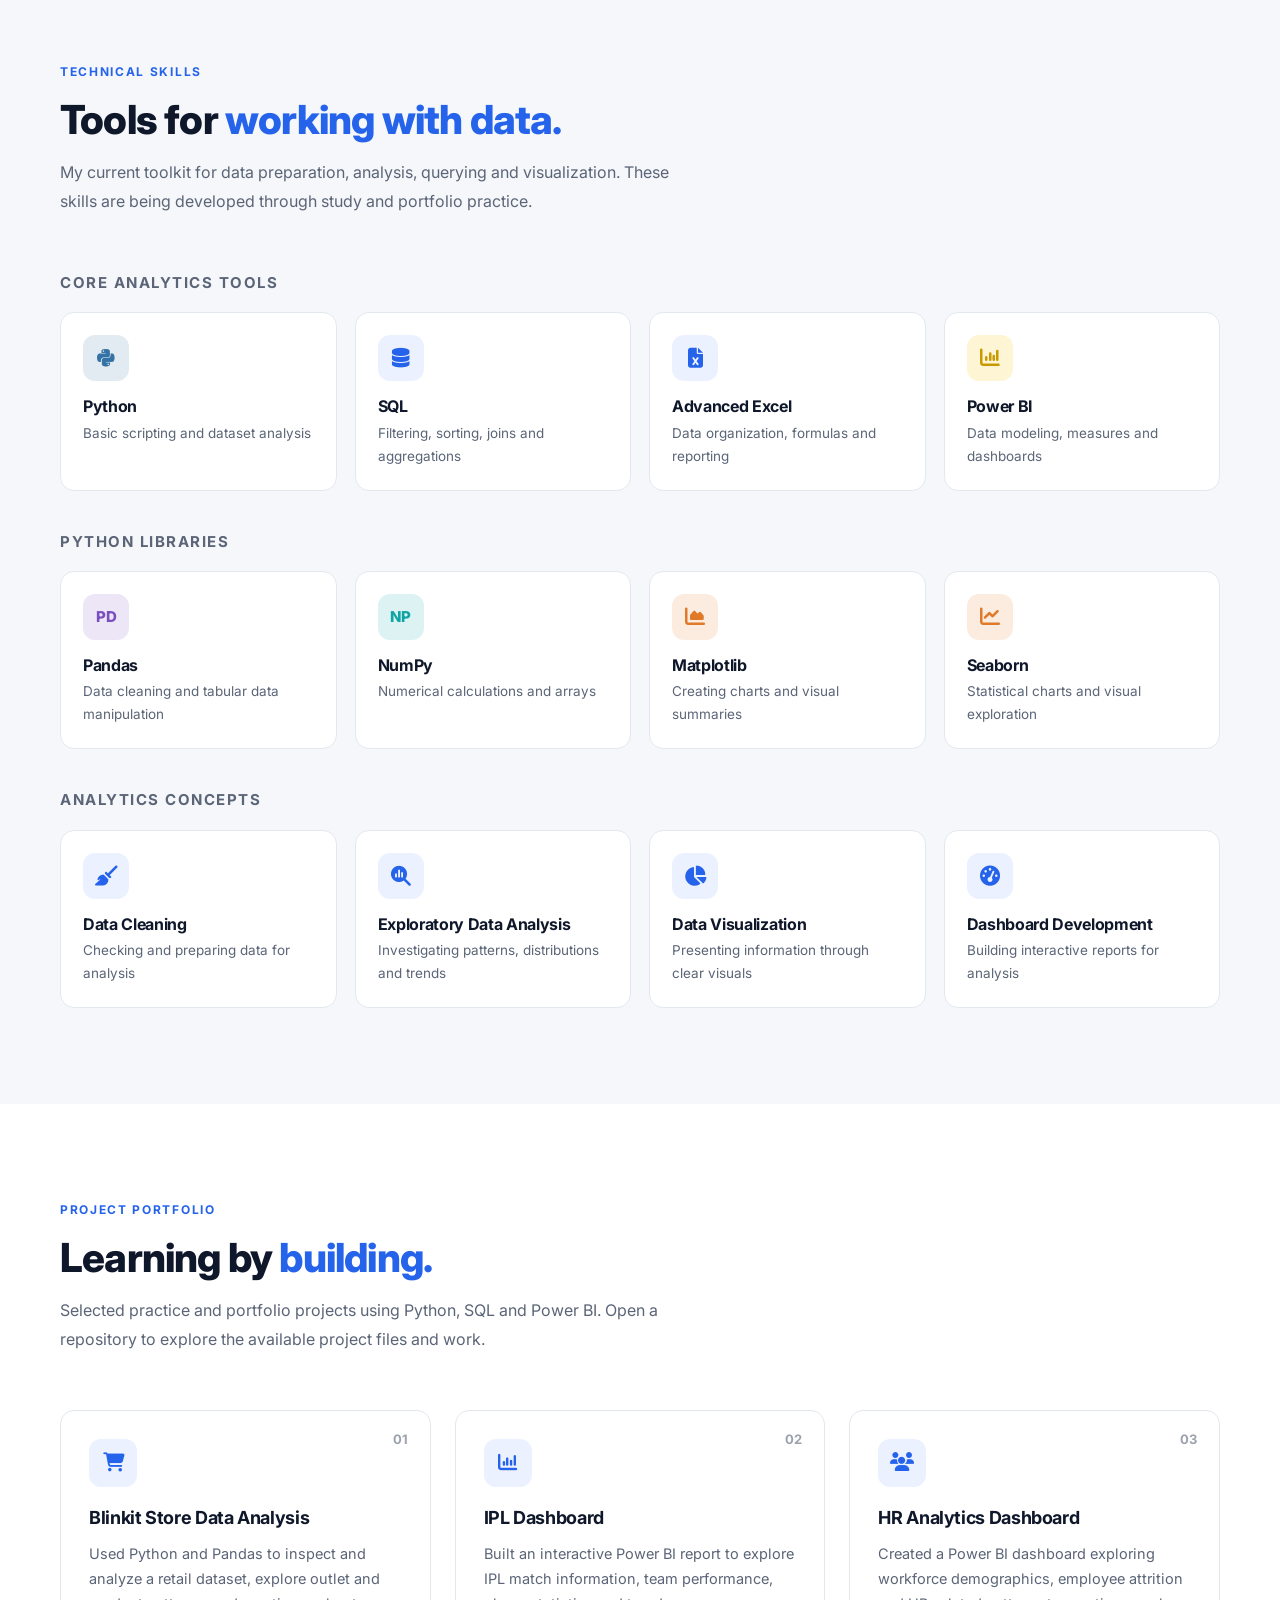
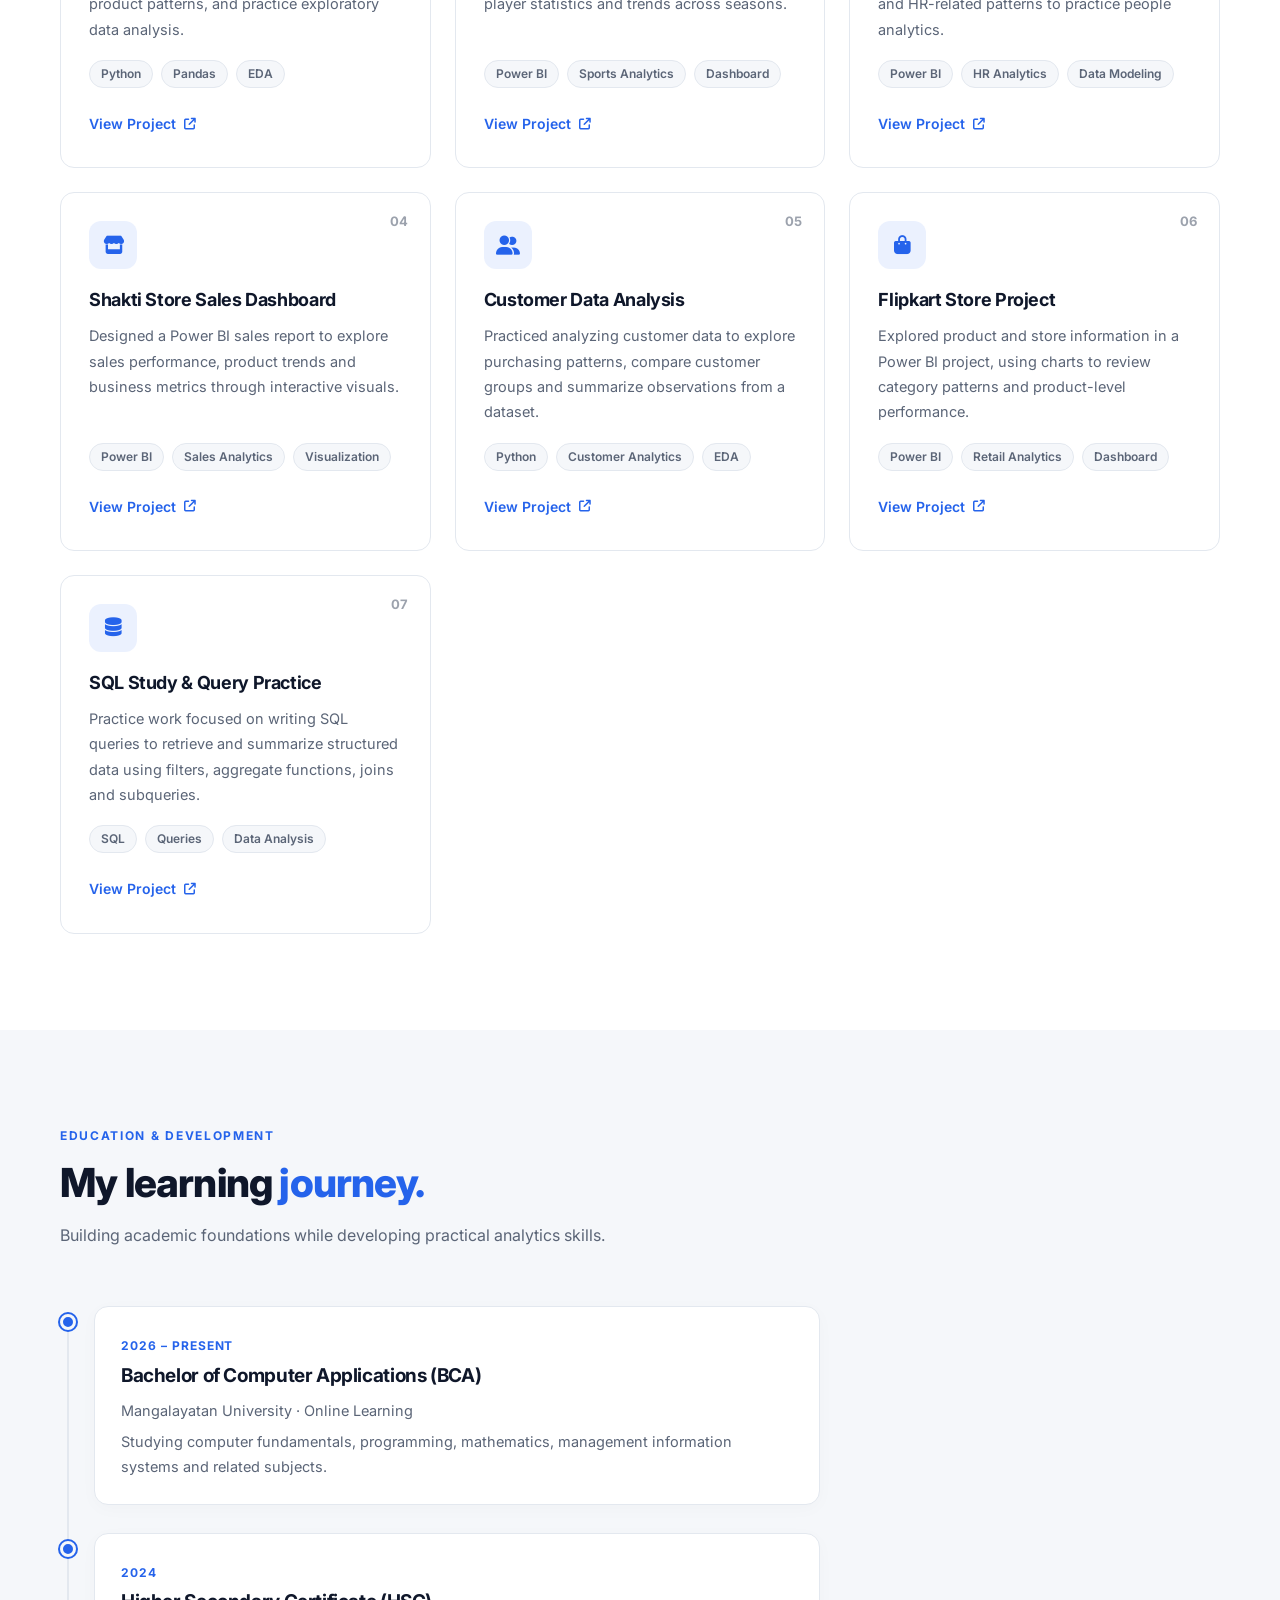
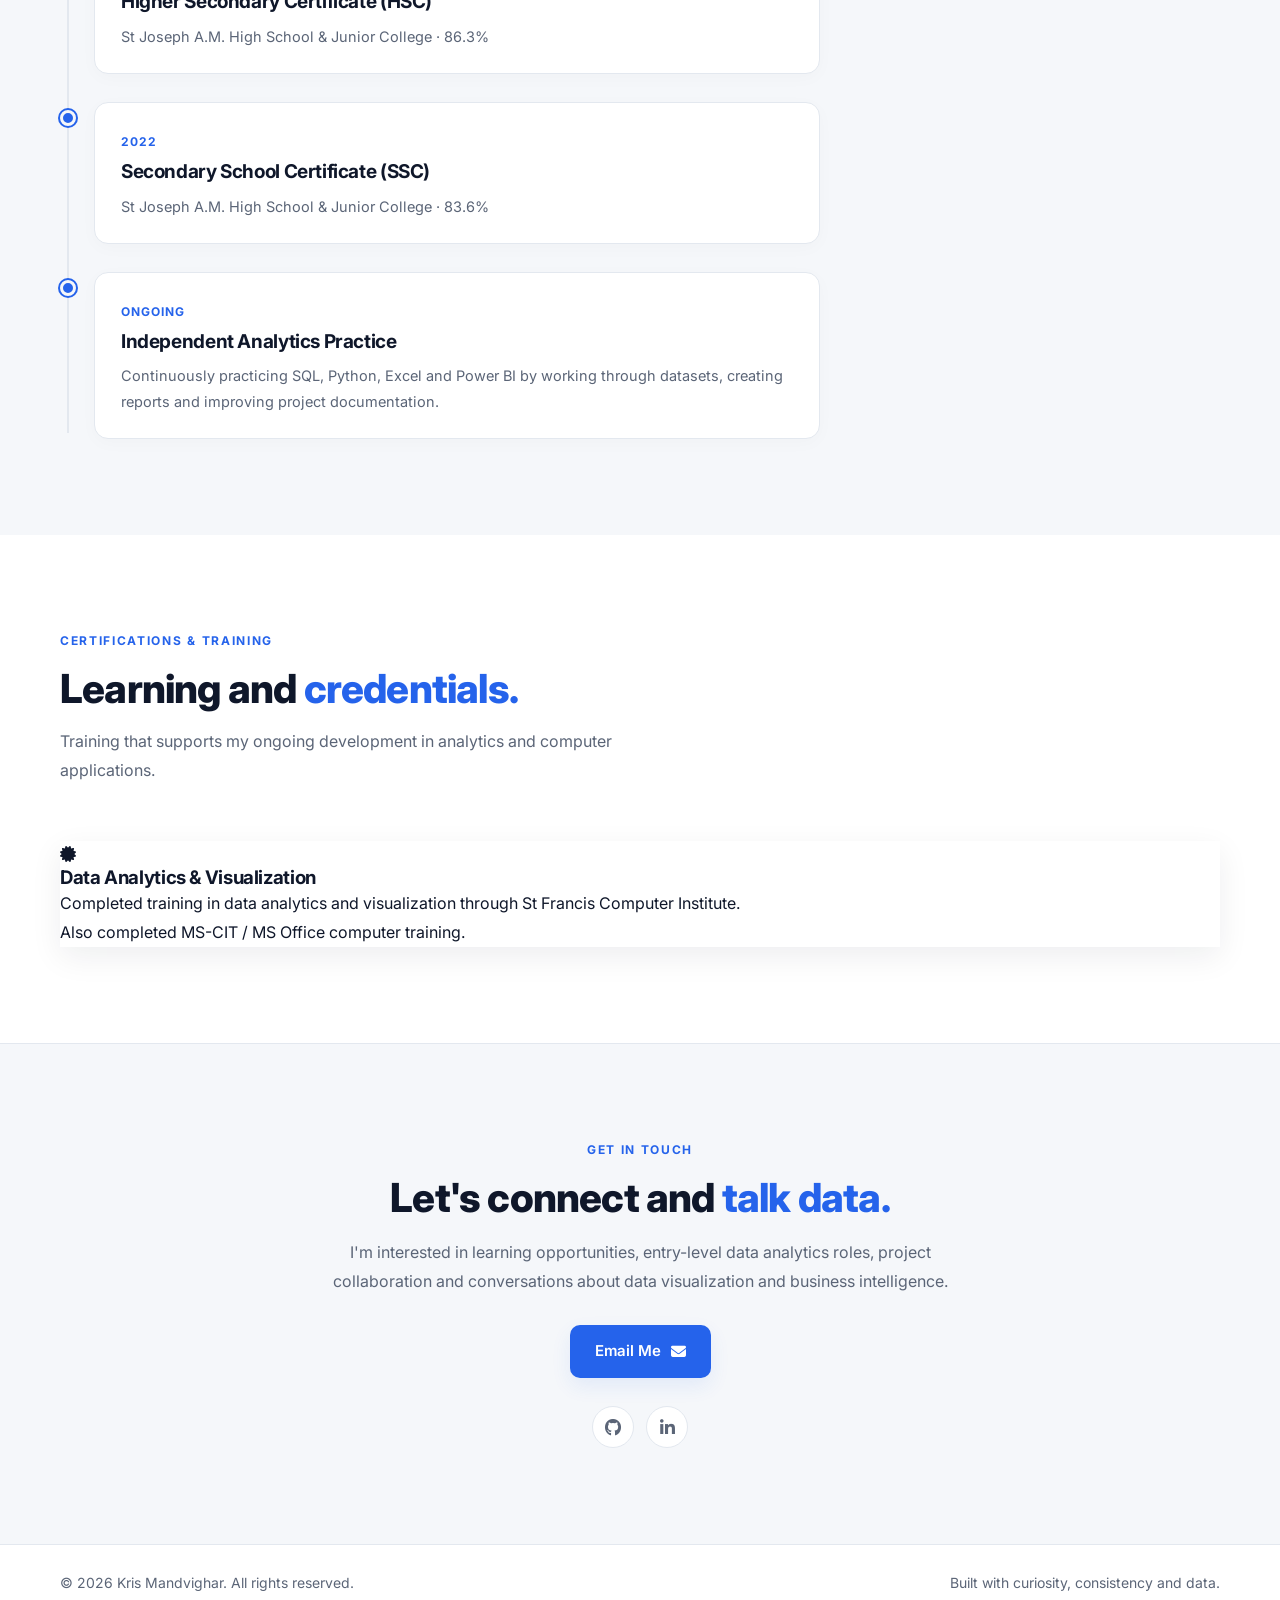
<file: index (1).html>
<!DOCTYPE html>
<html lang="en">
<head>
    <meta charset="UTF-8">
    <meta name="viewport" content="width=device-width, initial-scale=1.0">
    <meta name="theme-color" content="#0b1220">
    <meta name="author" content="Kris Mandvighar">
    <meta name="description" content="Explore Kris Mandvighar's data analytics portfolio featuring Power BI dashboards, SQL practice, Python data analysis, Excel, and business intelligence projects.">
    <meta name="keywords" content="Kris Mandvighar, Data Analyst Portfolio, Power BI, SQL, Python, Excel, Pandas, Data Visualization, Business Intelligence">
    <meta property="og:type" content="website">
    <meta property="og:title" content="Kris Mandvighar | Data Analytics Portfolio">
    <meta property="og:description" content="Data analytics projects, technical skills, education, and learning journey of Kris Mandvighar.">
    <meta property="og:url" content="https://krishmandvighar-hub.github.io/">

    <title>Kris Mandvighar | Data Analytics Portfolio</title>

    <!-- Fonts and icons -->
    <link rel="preconnect" href="https://fonts.googleapis.com">
    <link rel="preconnect" href="https://fonts.gstatic.com" crossorigin>
    <link href="https://fonts.googleapis.com/css2?family=Inter:wght@400;500;600;700;800&display=swap" rel="stylesheet">
    <link rel="stylesheet" href="https://cdnjs.cloudflare.com/ajax/libs/font-awesome/6.5.2/css/all.min.css">

    <!-- Keep this filename aligned with your CSS file. -->
    <link rel="stylesheet" href="style.css">

    <script>
        // Lets the stylesheet enable reveal effects only when JavaScript is available.
        document.documentElement.classList.add('js');
    </script>
</head>
<body>
    <a class="skip-link" href="#main-content">Skip to content</a>

    <!-- ==================== SITE NAVIGATION ==================== -->
    <header class="header">
        <nav class="navbar container" aria-label="Main navigation">
            <a class="logo" href="#home" aria-label="Kris Mandvighar home">Kris<span>.</span></a>

            <ul class="nav-links" id="navLinks">
                <li><a href="#home">Home</a></li>
                <li><a href="#about">About</a></li>
                <li><a href="#skills">Skills</a></li>
                <li><a href="#projects">Projects</a></li>
                <li><a href="#experience">Education</a></li>
                <li><a href="#certifications">Certifications</a></li>
                <li><a href="#contact">Contact</a></li>
            </ul>

            <div class="nav-actions">
                <button class="theme-toggle" id="themeToggle" type="button"
                    aria-label="Switch to dark mode" aria-pressed="false" title="Toggle colour theme">
                    <i class="fa-solid fa-moon" aria-hidden="true"></i>
                </button>
                <button class="menu-btn" id="menuBtn" type="button"
                    aria-label="Open navigation menu" aria-expanded="false" aria-controls="navLinks">
                    <i class="fa-solid fa-bars" aria-hidden="true"></i>
                </button>
            </div>
        </nav>
    </header>

    <main id="main-content">
        <!-- ==================== HERO ==================== -->
        <section class="hero" id="home" aria-labelledby="hero-title">
            <div class="container hero-content">
                <div class="hero-text reveal">
                    <p class="eyebrow">DATA ANALYTICS · BHAYANDAR, MUMBAI, INDIA</p>
                    <h1 id="hero-title">Turning data into <span>meaningful insights.</span></h1>
                    <p class="hero-description">
                        Hi, I'm Kris Mandvighar, a first-year Bachelor of Computer Applications (BCA)
                        student developing practical skills in data analytics and business intelligence.
                        I use tools such as SQL, Python, Power BI and Excel to explore datasets,
                        understand trends and communicate findings clearly.
                    </p>

                    <div class="hero-buttons">
                        <a class="btn btn-primary" href="#projects">
                            Explore My Projects <i class="fa-solid fa-arrow-right" aria-hidden="true"></i>
                        </a>
                        <a class="btn btn-secondary" href="Resume.pdf" download>
                            Download Resume <i class="fa-solid fa-download" aria-hidden="true"></i>
                        </a>
                    </div>

                    <div class="social-links" aria-label="Social and contact links">
                        <a href="https://github.com/krishmandvighar-hub" target="_blank" rel="noopener noreferrer" aria-label="GitHub profile" title="GitHub">
                            <i class="fa-brands fa-github" aria-hidden="true"></i>
                        </a>
                        <a href="https://www.linkedin.com/in/kris-mandvighar-419732400" target="_blank" rel="noopener noreferrer" aria-label="LinkedIn profile" title="LinkedIn">
                            <i class="fa-brands fa-linkedin-in" aria-hidden="true"></i>
                        </a>
                        <a href="mailto:krishmandvighar@gmail.com" aria-label="Send email" title="Email">
                            <i class="fa-solid fa-envelope" aria-hidden="true"></i>
                        </a>
                    </div>
                </div>

                <div class="hero-visual reveal" aria-label="Decorative data visualization">
                    <div class="data-card">
                        <div class="card-top">
                            <span>DATA INSIGHTS</span>
                            <span class="status"><span></span> EXPLORING</span>
                        </div>
                        <div class="chart" aria-hidden="true">
                            <div class="bar bar-1"></div>
                            <div class="bar bar-2"></div>
                            <div class="bar bar-3"></div>
                            <div class="bar bar-4"></div>
                            <div class="bar bar-5"></div>
                            <div class="bar bar-6"></div>
                            <div class="bar bar-7"></div>
                        </div>
                        <div class="chart-labels" aria-hidden="true">
                            <span>JAN</span><span>FEB</span><span>MAR</span><span>APR</span>
                            <span>MAY</span><span>JUN</span><span>JUL</span>
                        </div>
                        <div class="metric">
                            <div><small>ANALYTICAL FOCUS</small><strong>From data to insight</strong></div>
                            <div class="metric-icon"><i class="fa-solid fa-chart-line" aria-hidden="true"></i></div>
                        </div>
                    </div>
                </div>
            </div>
        </section>

        <!-- ==================== ABOUT ==================== -->
        <section class="section" id="about" aria-labelledby="about-title">
            <div class="container">
                <div class="section-heading reveal">
                    <p class="eyebrow">ABOUT ME</p>
                    <h2 id="about-title">Curiosity, problem-solving and <span>data-driven thinking.</span></h2>
                </div>

                <div class="about-grid">
                    <div class="about-text reveal">
                        <p>
                            I'm Kris Mandvighar, a first-year BCA student at Mangalayatan University
                            studying through its online learning mode. Alongside my degree, I'm building
                            a foundation in data analytics, reporting and business intelligence.
                        </p>
                        <p>
                            My learning focuses on preparing data, writing SQL queries, exploring datasets
                            with Python, and presenting findings through Power BI dashboards and Excel reports.
                            I enjoy working with charts and using visual analysis to make information easier to understand.
                        </p>
                        <p>
                            My portfolio includes practice and project work across retail, sales, human resources,
                            customer data and sports analytics. Each project helps me improve my technical workflow:
                            understand the question, inspect the data, analyze patterns and explain the results.
                        </p>
                        <p>
                            I'm continuing to strengthen my fundamentals through coursework and hands-on practice,
                            with the long-term goal of growing into a skilled data analytics professional.
                        </p>
                    </div>

                    <div class="about-stats reveal" aria-label="Portfolio overview">
                        <div class="stat-card"><strong>07</strong><span>Featured Projects</span></div>
                        <div class="stat-card"><strong>4+</strong><span>Core Analytics Tools</span></div>
                        <div class="stat-card"><strong>BCA</strong><span>2026 – Present</span></div>
                    </div>
                </div>
            </div>
        </section>

        <!-- ==================== SKILLS ==================== -->
        <section class="section section-dark" id="skills" aria-labelledby="skills-title">
            <div class="container">
                <div class="section-heading reveal">
                    <p class="eyebrow">TECHNICAL SKILLS</p>
                    <h2 id="skills-title">Tools for <span>working with data.</span></h2>
                    <p class="heading-description">
                        My current toolkit for data preparation, analysis, querying and visualization.
                        These skills are being developed through study and portfolio practice.
                    </p>
                </div>

                <h3 class="skills-category reveal">Core Analytics Tools</h3>
                <div class="skills-grid">
                    <article class="skill-card reveal">
                        <div class="skill-icon python"><i class="fa-brands fa-python" aria-hidden="true"></i></div>
                        <h3>Python</h3><p>Basic scripting and dataset analysis</p>
                    </article>
                    <article class="skill-card reveal">
                        <div class="skill-icon"><i class="fa-solid fa-database" aria-hidden="true"></i></div>
                        <h3>SQL</h3><p>Filtering, sorting, joins and aggregations</p>
                    </article>
                    <article class="skill-card reveal">
                        <div class="skill-icon"><i class="fa-solid fa-file-excel" aria-hidden="true"></i></div>
                        <h3>Advanced Excel</h3><p>Data organization, formulas and reporting</p>
                    </article>
                    <article class="skill-card reveal">
                        <div class="skill-icon powerbi"><i class="fa-solid fa-chart-column" aria-hidden="true"></i></div>
                        <h3>Power BI</h3><p>Data modeling, measures and dashboards</p>
                    </article>
                </div>

                <h3 class="skills-category reveal">Python Libraries</h3>
                <div class="skills-grid">
                    <article class="skill-card reveal">
                        <div class="skill-icon pandas"><span aria-hidden="true">PD</span></div>
                        <h3>Pandas</h3><p>Data cleaning and tabular data manipulation</p>
                    </article>
                    <article class="skill-card reveal">
                        <div class="skill-icon numpy"><span aria-hidden="true">NP</span></div>
                        <h3>NumPy</h3><p>Numerical calculations and arrays</p>
                    </article>
                    <article class="skill-card reveal">
                        <div class="skill-icon matplotlib"><i class="fa-solid fa-chart-area" aria-hidden="true"></i></div>
                        <h3>Matplotlib</h3><p>Creating charts and visual summaries</p>
                    </article>
                    <article class="skill-card reveal">
                        <div class="skill-icon matplotlib"><i class="fa-solid fa-chart-line" aria-hidden="true"></i></div>
                        <h3>Seaborn</h3><p>Statistical charts and visual exploration</p>
                    </article>
                </div>

                <h3 class="skills-category reveal">Analytics Concepts</h3>
                <div class="skills-grid">
                    <article class="skill-card reveal">
                        <div class="skill-icon"><i class="fa-solid fa-broom" aria-hidden="true"></i></div>
                        <h3>Data Cleaning</h3><p>Checking and preparing data for analysis</p>
                    </article>
                    <article class="skill-card reveal">
                        <div class="skill-icon"><i class="fa-solid fa-magnifying-glass-chart" aria-hidden="true"></i></div>
                        <h3>Exploratory Data Analysis</h3><p>Investigating patterns, distributions and trends</p>
                    </article>
                    <article class="skill-card reveal">
                        <div class="skill-icon"><i class="fa-solid fa-chart-pie" aria-hidden="true"></i></div>
                        <h3>Data Visualization</h3><p>Presenting information through clear visuals</p>
                    </article>
                    <article class="skill-card reveal">
                        <div class="skill-icon"><i class="fa-solid fa-gauge-high" aria-hidden="true"></i></div>
                        <h3>Dashboard Development</h3><p>Building interactive reports for analysis</p>
                    </article>
                </div>
            </div>
        </section>

        <!-- ==================== PROJECTS ==================== -->
        <section class="section" id="projects" aria-labelledby="projects-title">
            <div class="container">
                <div class="section-heading reveal">
                    <p class="eyebrow">PROJECT PORTFOLIO</p>
                    <h2 id="projects-title">Learning by <span>building.</span></h2>
                    <p class="heading-description">
                        Selected practice and portfolio projects using Python, SQL and Power BI.
                        Open a repository to explore the available project files and work.
                    </p>
                </div>

                <div class="projects-grid">
                    <article class="project-card reveal">
                        <div class="project-number">01</div>
                        <div class="project-content">
                            <div class="project-icon"><i class="fa-solid fa-cart-shopping" aria-hidden="true"></i></div>
                            <h3>Blinkit Store Data Analysis</h3>
                            <p>Used Python and Pandas to inspect and analyze a retail dataset, explore outlet and product patterns, and practice exploratory data analysis.</p>
                            <div class="tags"><span>Python</span><span>Pandas</span><span>EDA</span></div>
                            <a class="project-link" href="https://github.com/krishmandvighar-hub/Blinkit-Store-Data-Analysis-Project" target="_blank" rel="noopener noreferrer">View Project <i class="fa-solid fa-arrow-up-right-from-square" aria-hidden="true"></i></a>
                        </div>
                    </article>

                    <article class="project-card reveal">
                        <div class="project-number">02</div>
                        <div class="project-content">
                            <div class="project-icon"><i class="fa-solid fa-chart-column" aria-hidden="true"></i></div>
                            <h3>IPL Dashboard</h3>
                            <p>Built an interactive Power BI report to explore IPL match information, team performance, player statistics and trends across seasons.</p>
                            <div class="tags"><span>Power BI</span><span>Sports Analytics</span><span>Dashboard</span></div>
                            <a class="project-link" href="https://github.com/krishmandvighar-hub/IPL-DASHBOARD-PROJECT" target="_blank" rel="noopener noreferrer">View Project <i class="fa-solid fa-arrow-up-right-from-square" aria-hidden="true"></i></a>
                        </div>
                    </article>

                    <article class="project-card reveal">
                        <div class="project-number">03</div>
                        <div class="project-content">
                            <div class="project-icon"><i class="fa-solid fa-users" aria-hidden="true"></i></div>
                            <h3>HR Analytics Dashboard</h3>
                            <p>Created a Power BI dashboard exploring workforce demographics, employee attrition and HR-related patterns to practice people analytics.</p>
                            <div class="tags"><span>Power BI</span><span>HR Analytics</span><span>Data Modeling</span></div>
                            <a class="project-link" href="https://github.com/krishmandvighar-hub/HR_ANALYTICS_PROJECT" target="_blank" rel="noopener noreferrer">View Project <i class="fa-solid fa-arrow-up-right-from-square" aria-hidden="true"></i></a>
                        </div>
                    </article>

                    <article class="project-card reveal">
                        <div class="project-number">04</div>
                        <div class="project-content">
                            <div class="project-icon"><i class="fa-solid fa-store" aria-hidden="true"></i></div>
                            <h3>Shakti Store Sales Dashboard</h3>
                            <p>Designed a Power BI sales report to explore sales performance, product trends and business metrics through interactive visuals.</p>
                            <div class="tags"><span>Power BI</span><span>Sales Analytics</span><span>Visualization</span></div>
                            <a class="project-link" href="https://github.com/krishmandvighar-hub/PowerBI_Project" target="_blank" rel="noopener noreferrer">View Project <i class="fa-solid fa-arrow-up-right-from-square" aria-hidden="true"></i></a>
                        </div>
                    </article>

                    <article class="project-card reveal">
                        <div class="project-number">05</div>
                        <div class="project-content">
                            <div class="project-icon"><i class="fa-solid fa-user-group" aria-hidden="true"></i></div>
                            <h3>Customer Data Analysis</h3>
                            <p>Practiced analyzing customer data to explore purchasing patterns, compare customer groups and summarize observations from a dataset.</p>
                            <div class="tags"><span>Python</span><span>Customer Analytics</span><span>EDA</span></div>
                            <a class="project-link" href="https://github.com/krishmandvighar-hub/Analysis_Projects/blob/main/Projects/Customer_Analysis.ipynb" target="_blank" rel="noopener noreferrer">View Project <i class="fa-solid fa-arrow-up-right-from-square" aria-hidden="true"></i></a>
                        </div>
                    </article>

                    <article class="project-card reveal">
                        <div class="project-number">06</div>
                        <div class="project-content">
                            <div class="project-icon"><i class="fa-solid fa-bag-shopping" aria-hidden="true"></i></div>
                            <h3>Flipkart Store Project</h3>
                            <p>Explored product and store information in a Power BI project, using charts to review category patterns and product-level performance.</p>
                            <div class="tags"><span>Power BI</span><span>Retail Analytics</span><span>Dashboard</span></div>
                            <a class="project-link" href="https://github.com/krishmandvighar-hub/Flip-kart-Store-Project" target="_blank" rel="noopener noreferrer">View Project <i class="fa-solid fa-arrow-up-right-from-square" aria-hidden="true"></i></a>
                        </div>
                    </article>

                    <article class="project-card reveal">
                        <div class="project-number">07</div>
                        <div class="project-content">
                            <div class="project-icon"><i class="fa-solid fa-database" aria-hidden="true"></i></div>
                            <h3>SQL Study &amp; Query Practice</h3>
                            <p>Practice work focused on writing SQL queries to retrieve and summarize structured data using filters, aggregate functions, joins and subqueries.</p>
                            <div class="tags"><span>SQL</span><span>Queries</span><span>Data Analysis</span></div>
                            <a class="project-link" href="https://github.com/krishmandvighar-hub/SQL_Study" target="_blank" rel="noopener noreferrer">View Project <i class="fa-solid fa-arrow-up-right-from-square" aria-hidden="true"></i></a>
                        </div>
                    </article>
                </div>
            </div>
        </section>

        <!-- ==================== EDUCATION & DEVELOPMENT ==================== -->
        <section class="section section-light" id="experience" aria-labelledby="journey-title">
            <div class="container">
                <div class="section-heading reveal">
                    <p class="eyebrow">EDUCATION &amp; DEVELOPMENT</p>
                    <h2 id="journey-title">My learning <span>journey.</span></h2>
                    <p class="heading-description">Building academic foundations while developing practical analytics skills.</p>
                </div>

                <div class="timeline">
                    <article class="timeline-item reveal">
                        <div class="timeline-dot" aria-hidden="true"></div>
                        <div class="timeline-content">
                            <span class="timeline-date">2026 – Present</span>
                            <h3>Bachelor of Computer Applications (BCA)</h3>
                            <p>Mangalayatan University · Online Learning</p>
                            <p>Studying computer fundamentals, programming, mathematics, management information systems and related subjects.</p>
                        </div>
                    </article>
                    <article class="timeline-item reveal">
                        <div class="timeline-dot" aria-hidden="true"></div>
                        <div class="timeline-content">
                            <span class="timeline-date">2024</span>
                            <h3>Higher Secondary Certificate (HSC)</h3>
                            <p>St Joseph A.M. High School &amp; Junior College · 86.3%</p>
                        </div>
                    </article>
                    <article class="timeline-item reveal">
                        <div class="timeline-dot" aria-hidden="true"></div>
                        <div class="timeline-content">
                            <span class="timeline-date">2022</span>
                            <h3>Secondary School Certificate (SSC)</h3>
                            <p>St Joseph A.M. High School &amp; Junior College · 83.6%</p>
                        </div>
                    </article>
                    <article class="timeline-item reveal">
                        <div class="timeline-dot" aria-hidden="true"></div>
                        <div class="timeline-content">
                            <span class="timeline-date">Ongoing</span>
                            <h3>Independent Analytics Practice</h3>
                            <p>Continuously practicing SQL, Python, Excel and Power BI by working through datasets, creating reports and improving project documentation.</p>
                        </div>
                    </article>
                </div>
            </div>
        </section>

        <!-- ==================== CERTIFICATIONS ==================== -->
        <section class="section" id="certifications" aria-labelledby="certifications-title">
            <div class="container">
                <div class="section-heading reveal">
                    <p class="eyebrow">CERTIFICATIONS &amp; TRAINING</p>
                    <h2 id="certifications-title">Learning and <span>credentials.</span></h2>
                    <p class="heading-description">Training that supports my ongoing development in analytics and computer applications.</p>
                </div>

                <div class="empty-card reveal">
                    <div class="empty-icon"><i class="fa-solid fa-certificate" aria-hidden="true"></i></div>
                    <h3>Data Analytics &amp; Visualization</h3>
                    <p>Completed training in data analytics and visualization through St Francis Computer Institute.</p>
                    <p>Also completed MS-CIT / MS Office computer training.</p>
                </div>
            </div>
        </section>

        <!-- ==================== CONTACT ==================== -->
        <section class="contact-section" id="contact" aria-labelledby="contact-title">
            <div class="container contact-content reveal">
                <p class="eyebrow">GET IN TOUCH</p>
                <h2 id="contact-title">Let's connect and <span>talk data.</span></h2>
                <p>
                    I'm interested in learning opportunities, entry-level data analytics roles,
                    project collaboration and conversations about data visualization and business intelligence.
                </p>
                <a class="btn btn-primary" href="mailto:krishmandvighar@gmail.com">
                    Email Me <i class="fa-solid fa-envelope" aria-hidden="true"></i>
                </a>
                <div class="contact-socials" aria-label="More ways to connect">
                    <a href="https://github.com/krishmandvighar-hub" target="_blank" rel="noopener noreferrer" aria-label="GitHub profile">
                        <i class="fa-brands fa-github" aria-hidden="true"></i>
                    </a>
                    <a href="https://www.linkedin.com/in/kris-mandvighar-419732400" target="_blank" rel="noopener noreferrer" aria-label="LinkedIn profile">
                        <i class="fa-brands fa-linkedin-in" aria-hidden="true"></i>
                    </a>
                </div>
            </div>
        </section>
    </main>

    <!-- ==================== FOOTER ==================== -->
    <footer>
        <div class="container footer-content">
            <p>&copy; <span id="year"></span> Kris Mandvighar. All rights reserved.</p>
            <p>Built with curiosity, consistency and data.</p>
        </div>
    </footer>

    <!-- Keep this filename aligned with your JavaScript file. -->
    <script src="script.js" defer></script>
</body>
</html>
</file>
<file: style.css>
/* ==========================================
   KRIS MANDVIGHAR — PORTFOLIO STYLES
   Works with the existing index.html + script.js
========================================== */

:root {
    --bg: #ffffff;
    --bg-alt: #f5f7fa;
    --surface: #ffffff;
    --text: #0f172a;
    --muted: #5b6577;
    --border: #e3e8ef;
    --accent: #2563eb;
    --accent-2: #0ea5a4;
    --accent-soft: rgba(37, 99, 235, 0.09);
    --shadow: 0 10px 30px rgba(15, 23, 42, 0.07);
    --radius: 14px;
    --header-h: 68px;
}

body.dark-theme {
    --bg: #0b1220;
    --bg-alt: #0f1829;
    --surface: #131d30;
    --text: #e8edf6;
    --muted: #93a0b8;
    --border: #223049;
    --accent: #4f8cff;
    --accent-2: #2dd4bf;
    --accent-soft: rgba(79, 140, 255, 0.13);
    --shadow: 0 10px 30px rgba(0, 0, 0, 0.35);
}

*, *::before, *::after { box-sizing: border-box; margin: 0; padding: 0; }

html { scroll-behavior: smooth; scroll-padding-top: var(--header-h); }

body {
    font-family: "Inter", system-ui, -apple-system, "Segoe UI", Roboto, sans-serif;
    background: var(--bg);
    color: var(--text);
    line-height: 1.65;
    -webkit-font-smoothing: antialiased;
    transition: background 0.3s ease, color 0.3s ease;
}

a { color: inherit; text-decoration: none; }
ul { list-style: none; }
h1, h2, h3 { line-height: 1.2; letter-spacing: -0.02em; }

:focus-visible { outline: 2px solid var(--accent); outline-offset: 3px; border-radius: 6px; }

.container { width: min(1120px, 100% - 48px); margin-inline: auto; }

.eyebrow {
    font-size: 12px;
    font-weight: 700;
    letter-spacing: 0.14em;
    text-transform: uppercase;
    color: var(--accent);
    margin-bottom: 14px;
}

/* ---------- Header ---------- */

.header {
    position: sticky;
    top: 0;
    z-index: 100;
    height: var(--header-h);
    background: color-mix(in srgb, var(--bg) 88%, transparent);
    backdrop-filter: blur(12px);
    -webkit-backdrop-filter: blur(12px);
    border-bottom: 1px solid var(--border);
}

.navbar { height: 100%; display: flex; align-items: center; justify-content: space-between; gap: 24px; }

.logo { font-size: 22px; font-weight: 800; letter-spacing: -0.03em; }
.logo span { color: var(--accent); }

.nav-links { display: flex; gap: 28px; }
.nav-links a { font-size: 14px; font-weight: 500; color: var(--muted); padding: 6px 0; border-bottom: 2px solid transparent; transition: color 0.2s, border-color 0.2s; }
.nav-links a:hover, .nav-links a[aria-current="location"] { color: var(--text); border-bottom-color: var(--accent); }

.nav-actions { display: flex; align-items: center; gap: 10px; }

.theme-toggle, .menu-btn {
    width: 40px; height: 40px;
    display: grid; place-items: center;
    border: 1px solid var(--border);
    border-radius: 50%;
    background: var(--surface);
    color: var(--text);
    cursor: pointer;
    transition: background 0.2s, color 0.2s, border-color 0.2s;
}
.theme-toggle:hover, .menu-btn:hover { background: var(--accent); border-color: var(--accent); color: #fff; }
.menu-btn { display: none; }

/* ---------- Buttons ---------- */

.btn {
    display: inline-flex; align-items: center; gap: 10px;
    padding: 13px 24px;
    border-radius: 10px;
    font-size: 15px; font-weight: 600;
    border: 1px solid transparent;
    transition: transform 0.2s, box-shadow 0.2s, background 0.2s;
}
.btn:hover { transform: translateY(-2px); }
.btn-primary { background: var(--accent); color: #fff; box-shadow: 0 8px 20px var(--accent-soft); }
.btn-primary:hover { box-shadow: 0 10px 24px rgba(37, 99, 235, 0.3); }
.btn-secondary { background: transparent; color: var(--text); border-color: var(--border); }
.btn-secondary:hover { border-color: var(--accent); color: var(--accent); }

/* ---------- Hero ---------- */

.hero {
    padding: 96px 0 88px;
    background: radial-gradient(circle at 85% 10%, var(--accent-soft), transparent 40%), var(--bg);
}
.hero-content { display: grid; grid-template-columns: 1.1fr 0.9fr; gap: 56px; align-items: center; }
.hero h1 { font-size: clamp(36px, 5.2vw, 60px); font-weight: 800; letter-spacing: -0.035em; margin-bottom: 20px; }
.hero h1 span { display: block; background: linear-gradient(90deg, var(--accent), var(--accent-2)); -webkit-background-clip: text; background-clip: text; color: transparent; }
.hero-description { font-size: 17px; color: var(--muted); max-width: 540px; margin-bottom: 32px; }
.hero-buttons { display: flex; flex-wrap: wrap; gap: 14px; margin-bottom: 32px; }

.social-links, .contact-socials { display: flex; gap: 12px; }
.social-links a, .contact-socials a {
    width: 42px; height: 42px; display: grid; place-items: center;
    border: 1px solid var(--border); border-radius: 50%;
    color: var(--muted); font-size: 17px; background: var(--surface);
    transition: all 0.2s;
}
.social-links a:hover, .contact-socials a:hover { color: #fff; background: var(--accent); border-color: var(--accent); transform: translateY(-2px); }

/* Hero data card */

.data-card {
    background: var(--surface);
    border: 1px solid var(--border);
    border-radius: 18px;
    padding: 28px;
    box-shadow: var(--shadow);
}
.card-top { display: flex; justify-content: space-between; align-items: center; font-size: 11px; font-weight: 700; letter-spacing: 0.12em; color: var(--muted); margin-bottom: 22px; }
.status { display: inline-flex; align-items: center; gap: 8px; color: var(--accent-2); }
.status span { width: 8px; height: 8px; border-radius: 50%; background: var(--accent-2); animation: pulse 1.8s infinite; }

.chart { height: 220px; display: flex; align-items: flex-end; gap: 12px; padding-bottom: 6px; border-bottom: 1px solid var(--border);
    background: repeating-linear-gradient(to top, transparent 0 43px, var(--border) 43px 44px); }
.bar { flex: 1; border-radius: 6px 6px 0 0; background: linear-gradient(to top, var(--accent), var(--accent-2)); transform-origin: bottom; animation: grow 0.9s ease both; }
.bar-1 { height: 38%; animation-delay: 0.05s; }
.bar-2 { height: 55%; animation-delay: 0.1s; }
.bar-3 { height: 46%; animation-delay: 0.15s; }
.bar-4 { height: 72%; animation-delay: 0.2s; }
.bar-5 { height: 63%; animation-delay: 0.25s; }
.bar-6 { height: 86%; animation-delay: 0.3s; }
.bar-7 { height: 100%; animation-delay: 0.35s; }

.chart-labels { display: flex; justify-content: space-between; gap: 12px; font-size: 10px; font-weight: 600; color: var(--muted); letter-spacing: 0.08em; margin: 10px 0 22px; }
.chart-labels span { flex: 1; text-align: center; }

.metric { display: flex; justify-content: space-between; align-items: center; padding: 16px 18px; background: var(--bg-alt); border-radius: 12px; }
.metric small { display: block; font-size: 10px; letter-spacing: 0.12em; color: var(--muted); font-weight: 600; }
.metric strong { font-size: 20px; }
.metric-icon { width: 42px; height: 42px; display: grid; place-items: center; border-radius: 10px; background: var(--accent-soft); color: var(--accent); }

@keyframes grow { from { transform: scaleY(0); } to { transform: scaleY(1); } }
@keyframes pulse { 0%, 100% { opacity: 1; } 50% { opacity: 0.3; } }

/* ---------- Sections ---------- */

.section { padding: 96px 0; }
.section-dark, .section-light { background: var(--bg-alt); }
.section-heading { max-width: 640px; margin-bottom: 56px; }
.section-heading h2, .contact-content h2 { font-size: clamp(28px, 4vw, 40px); font-weight: 800; }
.section-heading h2 span, .contact-content h2 span { color: var(--accent); }
.heading-description { color: var(--muted); margin-top: 14px; }

/* About */

.about-grid { display: grid; grid-template-columns: 1.5fr 1fr; gap: 56px; align-items: start; }
.about-text p { color: var(--muted); margin-bottom: 18px; font-size: 16px; }
.about-stats { display: grid; gap: 16px; }
.stat-card { background: var(--surface); border: 1px solid var(--border); border-left: 4px solid var(--accent); border-radius: var(--radius); padding: 20px 24px; box-shadow: var(--shadow); }
.stat-card strong { display: block; font-size: 30px; font-weight: 800; color: var(--accent); line-height: 1.1; }
.stat-card span { font-size: 14px; color: var(--muted); }

/* Skills */

.skills-category { font-size: 15px; font-weight: 700; text-transform: uppercase; letter-spacing: 0.1em; color: var(--muted); margin: 40px 0 18px; }
.skills-category:first-of-type { margin-top: 0; }
.skills-grid { display: grid; grid-template-columns: repeat(4, 1fr); gap: 18px; }
.skill-card { background: var(--surface); border: 1px solid var(--border); border-radius: var(--radius); padding: 22px; transition: transform 0.25s, box-shadow 0.25s, border-color 0.25s; }
.skill-card:hover { transform: translateY(-4px); box-shadow: var(--shadow); border-color: var(--accent); }
.skill-card h3 { font-size: 16px; margin: 14px 0 4px; }
.skill-card p { font-size: 13.5px; color: var(--muted); line-height: 1.5; }
.skill-icon { width: 46px; height: 46px; display: grid; place-items: center; border-radius: 12px; background: var(--accent-soft); color: var(--accent); font-size: 20px; font-weight: 800; }
.skill-icon.python { background: rgba(53, 114, 165, 0.14); color: #3572a5; }
.skill-icon.powerbi { background: rgba(242, 200, 17, 0.18); color: #c99a00; }
.skill-icon.pandas { background: rgba(120, 78, 190, 0.14); color: #7a4ebe; font-size: 15px; }
.skill-icon.numpy { background: rgba(14, 165, 164, 0.14); color: var(--accent-2); font-size: 15px; }
.skill-icon.matplotlib { background: rgba(234, 120, 40, 0.14); color: #e07a28; }

/* Projects */

.projects-grid { display: grid; grid-template-columns: repeat(3, 1fr); gap: 24px; }
.project-card { position: relative; display: flex; background: var(--surface); border: 1px solid var(--border); border-radius: var(--radius); overflow: hidden; transition: transform 0.25s, box-shadow 0.25s, border-color 0.25s; }
.project-card:hover { transform: translateY(-5px); box-shadow: var(--shadow); border-color: var(--accent); }
.project-number { position: absolute; top: 18px; right: 22px; font-size: 13px; font-weight: 700; color: var(--muted); opacity: 0.6; }
.project-content { display: flex; flex-direction: column; padding: 28px; width: 100%; }
.project-icon { width: 48px; height: 48px; display: grid; place-items: center; border-radius: 12px; background: var(--accent-soft); color: var(--accent); font-size: 19px; margin-bottom: 18px; }
.project-content h3 { font-size: 18px; margin-bottom: 10px; }
.project-content > p { font-size: 14.5px; color: var(--muted); margin-bottom: 18px; flex-grow: 1; }
.tags { display: flex; flex-wrap: wrap; gap: 8px; margin-bottom: 20px; }
.tags span { font-size: 12px; font-weight: 600; padding: 4px 11px; border-radius: 999px; background: var(--bg-alt); color: var(--muted); border: 1px solid var(--border); }
.project-link { display: inline-flex; align-items: center; gap: 8px; font-size: 14px; font-weight: 600; color: var(--accent); }
.project-link i { font-size: 12px; transition: transform 0.2s; }
.project-link:hover i { transform: translate(3px, -3px); }

/* Timeline */

.timeline { position: relative; max-width: 760px; padding-left: 34px; }
.timeline::before { content: ""; position: absolute; left: 7px; top: 6px; bottom: 6px; width: 2px; background: var(--border); }
.timeline-item { position: relative; margin-bottom: 28px; }
.timeline-item:last-child { margin-bottom: 0; }
.timeline-dot { position: absolute; left: -34px; top: 8px; width: 16px; height: 16px; border-radius: 50%; background: var(--accent); border: 3px solid var(--bg-alt); box-shadow: 0 0 0 2px var(--accent); }
.timeline-content { background: var(--surface); border: 1px solid var(--border); border-radius: var(--radius); padding: 24px 26px; }
.timeline-date { display: inline-block; font-size: 12px; font-weight: 700; letter-spacing: 0.08em; text-transform: uppercase; color: var(--accent); margin-bottom: 6px; }
.timeline-content h3 { font-size: 19px; margin-bottom: 8px; }
.timeline-content p { color: var(--muted); font-size: 14.5px; margin-top: 6px; }

/* ==========================================
   CERTIFICATION CARDS
   Paste at the very end of style.css
========================================== */

.cert-grid {
    display: grid;
    grid-template-columns: repeat(3, minmax(0, 1fr));
    gap: 24px;
    margin-bottom: 8px;
}

.cert-card {
    display: flex;
    flex-direction: column;
    background: var(--surface);
    border: 1px solid var(--border);
    border-radius: var(--radius);
    padding: 28px;
    transition: transform 0.25s, box-shadow 0.25s, border-color 0.25s;
}
.cert-card:hover { transform: translateY(-5px); box-shadow: var(--shadow); border-color: var(--accent); }

.cert-icon {
    width: 48px; height: 48px;
    display: grid; place-items: center;
    border-radius: 12px;
    background: var(--accent-soft);
    color: var(--accent);
    font-size: 19px;
    margin-bottom: 18px;
}
.cert-icon.powerbi { background: rgba(242, 200, 17, 0.18); color: #c99a00; }
.cert-icon.excel { background: rgba(33, 115, 70, 0.14); color: #217346; }

.cert-card h3 { font-size: 18px; line-height: 1.45; margin-bottom: 6px; }
.cert-issuer { font-size: 14px; font-weight: 600; color: var(--accent); margin-bottom: 14px; }
.cert-meta { display: flex; align-items: center; gap: 10px; font-size: 13.5px; color: var(--muted); margin-bottom: 6px; overflow-wrap: anywhere; }
.cert-meta i { width: 14px; text-align: center; flex-shrink: 0; }
.cert-card .project-link { margin-top: auto; padding-top: 14px; }

body.dark-theme .cert-icon.powerbi { color: #f4d45b; }
body.dark-theme .cert-icon.excel { color: #5fd391; }

@media (max-width: 1024px) {
    .cert-grid { grid-template-columns: repeat(2, minmax(0, 1fr)); }
}

@media (max-width: 600px) {
    .cert-grid { grid-template-columns: 1fr; }
    .cert-card { padding: 23px; }
}

/* Contact */

.contact-section { padding: 96px 0; background: var(--bg-alt); border-top: 1px solid var(--border); text-align: center; }
.contact-content { max-width: 640px; }
.contact-content > p:not(.eyebrow) { color: var(--muted); margin: 16px 0 30px; }
.contact-socials { justify-content: center; margin-top: 28px; }

/* Footer */

footer { border-top: 1px solid var(--border); padding: 26px 0; font-size: 14px; color: var(--muted); }
.footer-content { display: flex; justify-content: space-between; gap: 16px; flex-wrap: wrap; }

/* ---------- Scroll reveal (only hidden when JS is running) ---------- */

.js .reveal { opacity: 0; transform: translateY(24px); transition: opacity 0.7s ease, transform 0.7s ease; }
.js .reveal.active { opacity: 1; transform: none; }

/* ---------- Responsive ---------- */

@media (max-width: 1024px) {
    .skills-grid { grid-template-columns: repeat(2, 1fr); }
    .projects-grid { grid-template-columns: repeat(2, 1fr); }
}

@media (max-width: 900px) {
    .hero { padding: 64px 0; }
    .hero-content, .about-grid { grid-template-columns: 1fr; gap: 40px; }
    .about-stats { grid-template-columns: repeat(3, 1fr); }
}

@media (max-width: 768px) {
    .menu-btn { display: grid; }
    .nav-links {
        position: absolute; top: var(--header-h); left: 0; right: 0;
        flex-direction: column; gap: 0;
        background: var(--bg); border-bottom: 1px solid var(--border);
        padding: 8px 24px 16px; box-shadow: var(--shadow);
        opacity: 0; visibility: hidden; transform: translateY(-8px);
        transition: opacity 0.2s, transform 0.2s, visibility 0.2s;
    }
    .nav-links.active { opacity: 1; visibility: visible; transform: none; }
    .nav-links a { display: block; padding: 12px 0; border-bottom: 1px solid var(--border); }
    .section, .contact-section { padding: 64px 0; }
    .section-heading { margin-bottom: 40px; }
}

@media (max-width: 600px) {
    .container { width: calc(100% - 36px); }
    .hero h1 { letter-spacing: -0.03em; }
    .hero-description { font-size: 15px; }
    .hero-buttons { flex-direction: column; align-items: stretch; }
    .btn { justify-content: center; }
    .data-card { padding: 20px; }
    .chart { height: 180px; }
    .skills-grid, .projects-grid { grid-template-columns: 1fr; }
    .about-stats { grid-template-columns: 1fr; }
    .footer-content { flex-direction: column; align-items: center; gap: 6px; text-align: center; }
}

@media (prefers-reduced-motion: reduce) {
    html { scroll-behavior: auto; }
    *, *::before, *::after { animation: none !important; transition: none !important; }
}

/* ==========================================
   POLISH & ACCESSIBILITY ENHANCEMENTS
   Compatible with the updated index.html
========================================== */

:root {
    color-scheme: light;
    --content-width: 1160px;
    --radius-sm: 10px;
    --radius-lg: 20px;
}

body.dark-theme { color-scheme: dark; }

::selection { background: var(--accent); color: #fff; }

.container { width: min(var(--content-width), calc(100% - 48px)); }

.skip-link {
    position: fixed;
    top: 12px;
    left: 12px;
    z-index: 1000;
    padding: 12px 16px;
    border-radius: 8px;
    background: var(--accent);
    color: #fff;
    font-weight: 700;
    transform: translateY(-160%);
    transition: transform 0.2s ease;
}
.skip-link:focus { transform: translateY(0); }

.header { box-shadow: 0 4px 24px rgba(15, 23, 42, 0.025); }
.navbar { min-width: 0; }
.logo { white-space: nowrap; }
.nav-links { align-items: center; }
.nav-links a { transition: color 0.2s ease, border-color 0.2s ease; }

.btn { cursor: pointer; min-height: 46px; justify-content: center; }
.btn:focus-visible,
.theme-toggle:focus-visible,
.menu-btn:focus-visible,
.social-links a:focus-visible,
.contact-socials a:focus-visible,
.project-link:focus-visible { outline-offset: 4px; }

.hero { overflow: hidden; }
.hero-content { min-width: 0; }
.hero-text, .hero-visual, .about-text, .about-stats,
.skill-card, .project-card, .timeline-item { min-width: 0; }
.hero h1 { max-width: 760px; text-wrap: balance; }
.hero-description { line-height: 1.8; }
.data-card { border-radius: var(--radius-lg); }
.chart { overflow: hidden; border-radius: 8px 8px 0 0; }
.metric { gap: 16px; }
.metric strong { font-size: clamp(15px, 1.6vw, 20px); line-height: 1.4; }

.section { scroll-margin-top: calc(var(--header-h) + 12px); }
.section-heading h2,
.contact-content h2 { text-wrap: balance; }
.heading-description { max-width: 650px; line-height: 1.8; }
.about-text p { line-height: 1.85; }
.stat-card { transition: transform 0.22s ease, border-color 0.22s ease; }
.stat-card:hover { transform: translateY(-3px); border-left-color: var(--accent-2); }

.skills-category { line-height: 1.5; }
.skill-card { height: 100%; }
.skill-card h3 { line-height: 1.4; }
.skill-card p { line-height: 1.7; }
.skill-icon { flex-shrink: 0; }

.projects-grid { align-items: stretch; }
.project-card { height: 100%; }
.project-content { min-height: 100%; }
.project-content h3 { padding-right: 24px; line-height: 1.45; }
.project-content > p { line-height: 1.75; }
.tags span { line-height: 1.5; }
.project-link { width: fit-content; padding: 4px 0; }

.timeline-content { box-shadow: 0 4px 18px rgba(15, 23, 42, 0.025); }
.timeline-content h3 { line-height: 1.45; }
.timeline-content p { line-height: 1.75; }
.empty-card { box-shadow: var(--shadow); }
.empty-card p { line-height: 1.8; }

.contact-section { scroll-margin-top: var(--header-h); }
.contact-content { margin-inline: auto; }
.contact-content > p:not(.eyebrow) { line-height: 1.8; }
.contact-socials a { flex-shrink: 0; }
footer { line-height: 1.7; }

/* Keep the theme readable when the browser applies dark mode. */
body.dark-theme .btn-secondary:hover { background: var(--accent-soft); }
body.dark-theme .skill-icon.python { color: #83b8e8; }
body.dark-theme .skill-icon.powerbi { color: #f4d45b; }
body.dark-theme .skill-icon.pandas { color: #c3a5ff; }
body.dark-theme .skill-icon.matplotlib { color: #ffb27c; }

/* Tablet layout */
@media (max-width: 1024px) {
    :root { --header-h: 66px; }
    .nav-links { gap: 18px; }
    .nav-links a { font-size: 13px; }
    .hero-content { gap: 36px; }
    .section { padding-block: 80px; }
    .projects-grid { gap: 20px; }
    .project-content { padding: 24px; }
}

/* Mobile navigation and content */
@media (max-width: 768px) {
    .container { width: calc(100% - 40px); }
    .navbar { gap: 14px; }
    .nav-actions { margin-left: auto; }
    .nav-links { z-index: 120; }
    .nav-links li { width: 100%; }
    .nav-links a { font-size: 15px; }
    .hero { padding: 60px 0 56px; }
    .hero-content { gap: 34px; }
    .hero h1 { max-width: 620px; }
    .hero-description { max-width: 100%; }
    .social-links { flex-wrap: wrap; }
    .about-grid { gap: 28px; }
    .about-stats { gap: 12px; }
    .section, .contact-section { padding: 66px 0; }
    .section-heading { margin-bottom: 34px; }
    .skills-category { margin-top: 30px; }
    .projects-grid { grid-template-columns: repeat(2, minmax(0, 1fr)); }
}

/* FIX: was max-width: 560px, which left 561–600px showing 2 columns */
@media (max-width: 600px) {
    .container { width: calc(100% - 32px); }
    .logo { font-size: 21px; }
    .theme-toggle, .menu-btn { width: 38px; height: 38px; }
    .hero { padding-top: 48px; }
    .eyebrow { font-size: 11px; letter-spacing: 0.11em; }
    .hero h1 { font-size: clamp(34px, 10vw, 46px); }
    .hero-description { font-size: 15px; line-height: 1.75; }
    .hero-buttons { gap: 10px; }
    .btn { width: 100%; padding: 12px 16px; font-size: 14px; }
    .data-card { padding: 18px; }
    .card-top { font-size: 10px; gap: 12px; }
    .chart { height: 160px; gap: 8px; }
    .chart-labels { font-size: 9px; gap: 4px; }
    .metric { padding: 13px; }
    .metric small { font-size: 9px; }
    .metric strong { font-size: 14px; }
    .metric-icon { width: 36px; height: 36px; flex-shrink: 0; }
    .section, .contact-section { padding: 56px 0; }
    .section-heading h2, .contact-content h2 { font-size: clamp(27px, 8vw, 34px); }
    .about-stats { grid-template-columns: 1fr; }
    .stat-card { padding: 18px 20px; }
    .stat-card strong { font-size: 27px; }
    .skills-grid, .projects-grid { grid-template-columns: 1fr; }
    .skill-card { padding: 20px; }
    .project-content { padding: 23px; }
    .timeline { padding-left: 28px; }
    .timeline-dot { left: -28px; }
    .timeline-content { padding: 20px; }
    .empty-card { padding: 24px; }
    .footer-content { align-items: flex-start; text-align: left; }
}

@media (max-width: 360px) {
    .container { width: calc(100% - 24px); }
    .nav-actions { gap: 6px; }
    .hero h1 { font-size: 32px; }
    .data-card { padding: 14px; }
    .card-top { letter-spacing: 0.06em; }
    .metric { gap: 8px; }
}

@media (prefers-reduced-motion: reduce) {
    *, *::before, *::after {
        scroll-behavior: auto !important;
        animation-duration: 0.01ms !important;
        animation-iteration-count: 1 !important;
        transition-duration: 0.01ms !important;
    }
    .js .reveal { opacity: 1; transform: none; }
}
</file>
